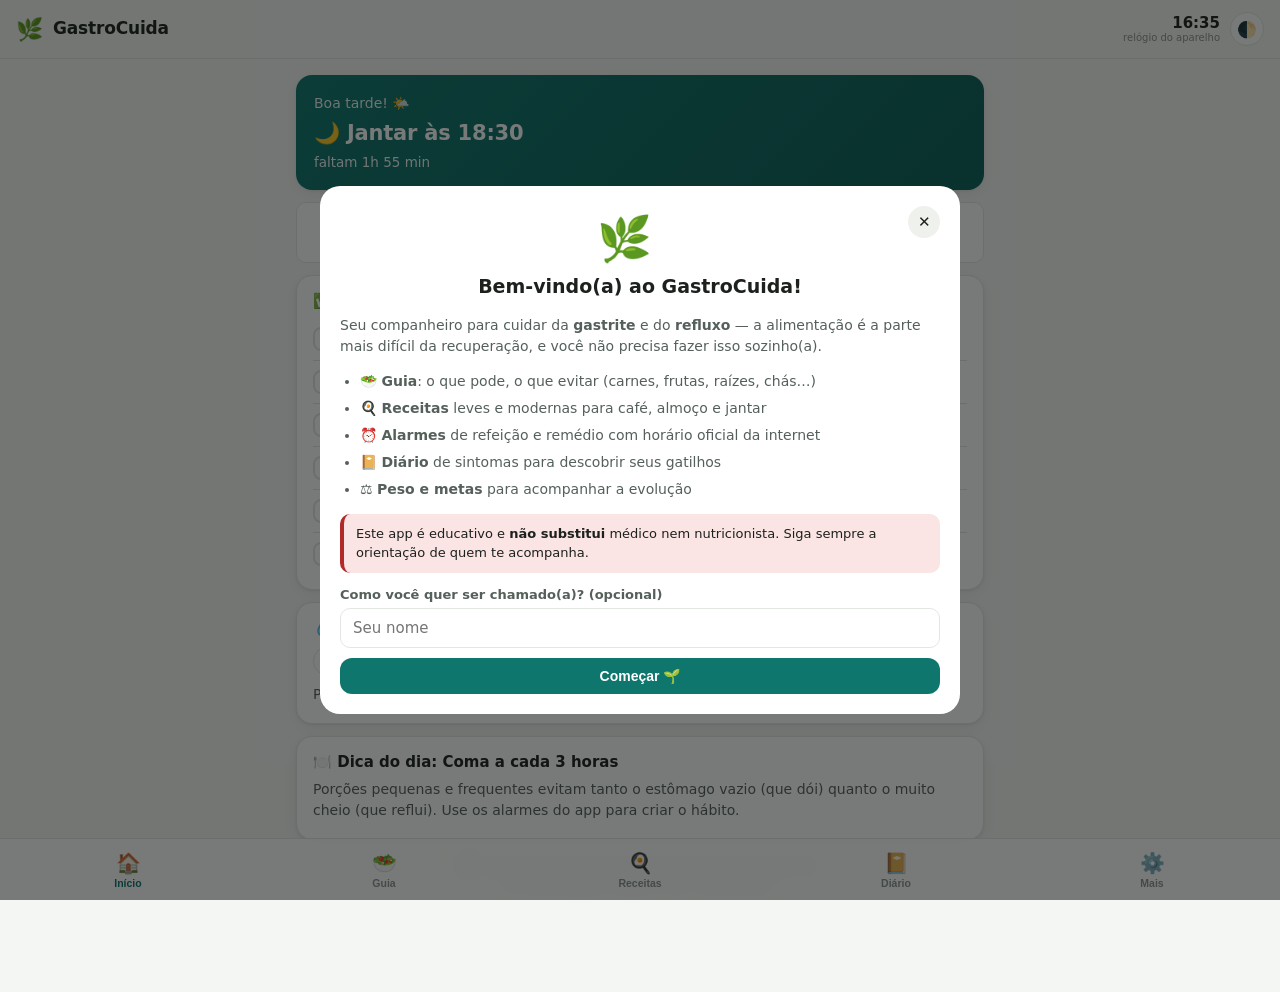
<file: index.html>
<!DOCTYPE html>
<html lang="pt-BR">
<head>
  <meta charset="UTF-8" />
  <meta name="viewport" content="width=device-width, initial-scale=1, viewport-fit=cover" />
  <meta name="theme-color" content="#0f766e" />
  <meta name="description" content="GastroCuida — seu companheiro diário para cuidar da gastrite e do refluxo: guia de alimentos, receitas leves, alarmes de refeição, lembrete de remédios, diário de sintomas, peso e metas." />
  <title>GastroCuida · Gastrite & Refluxo</title>
  <link rel="manifest" href="manifest.webmanifest" />
  <link rel="icon" href="icon.svg" type="image/svg+xml" />
  <link rel="apple-touch-icon" href="icon-192.png" />
  <link rel="stylesheet" href="styles.css" />
</head>
<body>

  <header class="topbar">
    <span class="logo" id="brand-logo">🌿</span>
    <h1 id="brand-name">GastroCuida</h1>
    <div class="clock">
      <div class="time" id="clock-time">--:--</div>
      <div class="sync" id="clock-sync">sincronizando…</div>
    </div>
    <button class="theme-btn" id="theme-btn" title="Alternar tema" aria-label="Alternar tema claro/escuro">🌓</button>
  </header>

  <main>
    <!-- ===================== INÍCIO ===================== -->
    <section class="view" id="view-inicio" aria-label="Início">
      <div class="hero">
        <div class="hello" id="hero-hello">Olá!</div>
        <div class="next-meal" id="hero-next">—</div>
        <div class="countdown" id="hero-countdown"></div>
      </div>

      <div class="quick-grid">
        <button class="quick" data-goto="guia"><span class="qi">🥗</span>Guia</button>
        <button class="quick" data-goto="receitas"><span class="qi">🍳</span>Receitas</button>
        <button class="quick" id="quick-rotina"><span class="qi">⏰</span>Alarmes</button>
        <button class="quick" id="quick-cha"><span class="qi">🍵</span>Chás</button>
      </div>

      <div class="card">
        <h4>✅ Refeições de hoje</h4>
        <div id="home-meals"></div>
      </div>

      <div class="card" id="home-meds-card">
        <h4>💊 Remédios de hoje</h4>
        <div id="home-meds"></div>
      </div>

      <div class="card">
        <h4>💧 Água de hoje <span class="muted" id="water-count"></span></h4>
        <div class="water-dots" id="water-dots"></div>
        <p class="muted" style="margin-top:8px">Pequenos goles ao longo do dia — evite volumes grandes junto das refeições.</p>
      </div>

      <div class="card" id="home-tip"></div>

      <div class="notice info" id="home-sleep-warning" style="display:none"></div>

      <p class="muted" style="text-align:center; margin:18px 0">
        🌿 O GastroCuida é um apoio educativo e de organização.<br>Ele não substitui médico nem nutricionista.
      </p>
    </section>

    <!-- ===================== GUIA ===================== -->
    <section class="view" id="view-guia" aria-label="Guia de alimentos">
      <h2 class="section">O que posso comer? 🥗</h2>
      <input type="search" id="food-search" placeholder="Buscar alimento… (ex.: ovo, inhame, café)" style="margin-bottom:10px" />
      <div class="chips" id="food-chips"></div>
      <div id="food-list"></div>
    </section>

    <!-- ===================== RECEITAS ===================== -->
    <section class="view" id="view-receitas" aria-label="Receitas">
      <h2 class="section">Receitas leves 🍳</h2>
      <input type="search" id="recipe-search" placeholder="Buscar receita ou ingrediente… (ex.: inhame, airfryer)" style="margin-bottom:10px" />
      <div class="chips" id="recipe-chips"></div>
      <div class="recipe-grid" id="recipe-grid"></div>
    </section>

    <!-- ===================== DIÁRIO ===================== -->
    <section class="view" id="view-diario" aria-label="Diário">
      <h2 class="section">Diário 📔</h2>
      <div class="day-nav">
        <button class="btn subtle small" id="day-prev">‹</button>
        <div class="date" id="day-label"></div>
        <button class="btn subtle small" id="day-next">›</button>
      </div>

      <div class="card">
        <h4>Refeições</h4>
        <p class="muted">Marque o que comeu e anote os alimentos — é assim que os gatilhos aparecem.</p>
        <div id="diary-meals"></div>
      </div>

      <div class="card">
        <h4>Sintomas</h4>
        <div id="diary-symptoms"></div>
        <div class="spacer"></div>
        <div class="row">
          <select id="sym-type"></select>
          <input type="time" id="sym-time" class="fit" style="max-width:110px" />
        </div>
        <div class="spacer"></div>
        <div class="seg" id="sym-intensity">
          <button data-v="1" class="active">Leve</button>
          <button data-v="2">Médio</button>
          <button data-v="3">Forte</button>
        </div>
        <div class="spacer"></div>
        <button class="btn block" id="sym-add">+ Registrar sintoma</button>
      </div>

      <div class="card">
        <h4>Sintomas nos últimos 7 dias</h4>
        <div id="sym-chart"></div>
      </div>

      <div class="card">
        <h4>Anotações do dia</h4>
        <textarea id="diary-notes" rows="3" placeholder="Como foi o dia? Estresse, sono, o que ajudou…"></textarea>
      </div>
    </section>

    <!-- ===================== MAIS (hub) ===================== -->
    <section class="view" id="view-mais" aria-label="Mais opções">
      <h2 class="section">Mais ⚙️</h2>
      <div class="card flat" style="padding:6px 16px">
        <div class="check-row" data-sub="rotina"><span style="font-size:20px">⏰</span><span class="n"><b>Rotina & alarmes</b><br><span class="muted">Horários das refeições e do sono</span></span><span>›</span></div>
        <div class="check-row" data-sub="remedios"><span style="font-size:20px">💊</span><span class="n"><b>Remédios</b><br><span class="muted">Lembretes de medicação</span></span><span>›</span></div>
        <div class="check-row" data-sub="peso"><span style="font-size:20px">⚖️</span><span class="n"><b>Peso & metas</b><br><span class="muted">Evolução, gráfico e desafios</span></span><span>›</span></div>
        <div class="check-row" data-sub="relatorio"><span style="font-size:20px">🩺</span><span class="n"><b>Relatório para a consulta</b><br><span class="muted">Resumo dos sintomas, peso e hábitos para mostrar ao médico</span></span><span>›</span></div>
        <div class="check-row" data-sub="dicas"><span style="font-size:20px">💡</span><span class="n"><b>Dicas</b><br><span class="muted">Hábitos que aceleram a recuperação</span></span><span>›</span></div>
        <div class="check-row" data-sub="safra"><span style="font-size:20px">🧺</span><span class="n"><b>Produtos da estação</b><br><span class="muted">Frutas e legumes do mês</span></span><span>›</span></div>
        <div class="check-row" data-sub="sobre"><span style="font-size:20px">🌿</span><span class="n"><b>Sobre & dados</b><br><span class="muted">Aviso médico, exportar/importar</span></span><span>›</span></div>
      </div>
    </section>

    <!-- ===================== SUB: ROTINA ===================== -->
    <section class="view" id="view-rotina" aria-label="Rotina e alarmes">
      <button class="btn subtle small" data-goto="mais">‹ Voltar</button>
      <h2 class="section" style="margin-top:10px">Rotina & alarmes ⏰</h2>

      <div class="card">
        <h4>Horários das refeições</h4>
        <p class="muted">Comer a cada ~3 horas mantém o estômago calmo. Ative o sino para receber o alarme.</p>
        <div id="meal-editor"></div>
        <div class="spacer"></div>
        <button class="btn ghost small" id="meal-add">+ Adicionar refeição</button>
      </div>

      <div class="card">
        <h4>Sono & refluxo noturno</h4>
        <label class="field"><span>Horário em que costuma deitar</span>
          <input type="time" id="sleep-time" />
        </label>
        <p class="muted" id="sleep-hint"></p>
      </div>

      <div class="card">
        <h4>Notificações e som</h4>
        <p class="muted">O relógio do app é sincronizado com o horário oficial pela internet. Com o app aberto (ou instalado e em segundo plano), você recebe alarme com som e notificação.</p>
        <div class="spacer"></div>
        <div class="row">
          <button class="btn block" id="notif-btn">🔔 Ativar notificações</button>
          <button class="btn subtle fit" id="alarm-test">Testar alarme</button>
        </div>
        <p class="muted" style="margin-top:8px">Dica: instale o app na tela inicial (menu do navegador → “Adicionar à tela inicial”) para os alarmes funcionarem melhor.</p>
      </div>
    </section>

    <!-- ===================== SUB: REMÉDIOS ===================== -->
    <section class="view" id="view-remedios" aria-label="Remédios">
      <button class="btn subtle small" data-goto="mais">‹ Voltar</button>
      <h2 class="section" style="margin-top:10px">Remédios 💊</h2>

      <div class="card">
        <div id="med-list"></div>
        <div class="spacer"></div>
        <h4>Novo lembrete</h4>
        <label class="field"><span>Nome do remédio</span><input id="med-name" placeholder="ex.: Omeprazol 20 mg" /></label>
        <label class="field"><span>Observação (opcional)</span><input id="med-dose" placeholder="ex.: em jejum, 30 min antes do café" /></label>
        <label class="field"><span>Horários (separados por vírgula)</span><input id="med-times" placeholder="ex.: 06:30, 22:00" /></label>
        <button class="btn block" id="med-add">+ Adicionar remédio</button>
        <div class="notice" style="margin-top:12px">Use somente medicamentos prescritos pelo seu médico. Este app apenas lembra os horários.</div>
      </div>
    </section>

    <!-- ===================== SUB: PESO & METAS ===================== -->
    <section class="view" id="view-peso" aria-label="Peso e metas">
      <button class="btn subtle small" data-goto="mais">‹ Voltar</button>
      <h2 class="section" style="margin-top:10px">Peso & metas ⚖️</h2>

      <div class="stat-tiles" id="weight-tiles"></div>

      <div class="card">
        <h4>Evolução do peso</h4>
        <div id="weight-chart"></div>
        <div class="spacer"></div>
        <div class="row">
          <input type="number" id="weight-input" step="0.1" min="20" max="400" placeholder="Peso de hoje (kg)" inputmode="decimal" />
          <button class="btn fit" id="weight-add">Registrar</button>
        </div>
        <div class="spacer"></div>
        <div class="row">
          <input type="number" id="goal-weight" step="0.5" min="20" max="400" placeholder="Meta de peso (kg)" inputmode="decimal" />
          <button class="btn subtle fit" id="goal-weight-save">Salvar meta</button>
        </div>
        <div class="spacer"></div>
        <button class="btn ghost small" id="weight-table-toggle">Ver tabela</button>
        <div id="weight-table" style="display:none"></div>
      </div>

      <div class="card">
        <h4>Metas & desafios 🎯</h4>
        <p class="muted">Marque presença todo dia e construa sua sequência.</p>
        <div id="goal-list"></div>
        <div class="spacer"></div>
        <div class="row">
          <select id="goal-select"></select>
          <button class="btn fit" id="goal-add">+ Meta</button>
        </div>
      </div>
    </section>

    <!-- ===================== SUB: DICAS ===================== -->
    <section class="view" id="view-dicas" aria-label="Dicas">
      <button class="btn subtle small" data-goto="mais">‹ Voltar</button>
      <h2 class="section" style="margin-top:10px">Dicas 💡</h2>
      <div id="tips-list"></div>
    </section>

    <!-- ===================== SUB: SAFRA ===================== -->
    <section class="view" id="view-safra" aria-label="Produtos da estação">
      <button class="btn subtle small" data-goto="mais">‹ Voltar</button>
      <h2 class="section" style="margin-top:10px">Produtos da estação 🧺</h2>
      <p class="muted">Frutas e legumes da safra são mais baratos, mais saborosos e mais nutritivos. Calendário aproximado (base CEAGESP/Sudeste) — varia por região.</p>
      <div class="chips" id="month-chips"></div>
      <div id="season-content"></div>
    </section>

    <!-- ===================== SUB: SOBRE ===================== -->
    <!-- ===================== SUB: RELATÓRIO ===================== -->
    <section class="view" id="view-relatorio" aria-label="Relatório para a consulta">
      <button class="btn subtle small no-print" data-goto="mais">‹ Voltar</button>
      <h2 class="section no-print" style="margin-top:10px">Relatório para a consulta 🩺</h2>
      <p class="muted no-print">Leve este resumo para o seu médico ou nutricionista: ele mostra em 1 página o que aconteceu desde a última consulta.</p>
      <div class="seg no-print" id="report-period" style="margin-bottom:12px">
        <button data-d="7">7 dias</button>
        <button data-d="30" class="active">30 dias</button>
        <button data-d="90">90 dias</button>
      </div>
      <div id="report-content"></div>
      <div class="row no-print" style="margin-top:12px">
        <button class="btn" id="report-print">🖨️ Imprimir / PDF</button>
        <button class="btn subtle" id="report-copy">📋 Copiar texto</button>
        <button class="btn subtle" id="report-wa">💬 WhatsApp</button>
      </div>
    </section>

    <section class="view" id="view-sobre" aria-label="Sobre">
      <button class="btn subtle small" data-goto="mais">‹ Voltar</button>
      <h2 class="section" style="margin-top:10px">Sobre o GastroCuida 🌿</h2>
      <div class="card" id="brand-about" style="display:none"></div>
      <div class="card">
        <p>O GastroCuida organiza a parte mais difícil da recuperação de quem tem <b>gastrite</b> e <b>refluxo (DRGE)</b>: a alimentação e a rotina. Guia de alimentos, receitas leves, horários com alarme, lembrete de remédios, diário de sintomas, peso e metas — tudo no seu bolso, funcionando offline.</p>
        <p class="muted">Seus dados ficam somente no seu aparelho (armazenamento local do navegador). Nada é enviado para servidores.</p>
      </div>
      <div class="notice danger">
        <b>Aviso importante:</b> este aplicativo tem caráter educativo e organizacional. Ele <b>não substitui</b> consulta com médico gastroenterologista nem com nutricionista. Não inicie, troque ou interrompa medicamentos ou fitoterápicos (incluindo espinheira-santa e babosa) por conta própria. Em caso de dor intensa, vômito persistente, sangramento, dificuldade para engolir ou perda de peso sem explicação, procure atendimento médico.
      </div>
      <div class="card">
        <h4>Seus dados</h4>
        <div class="row">
          <button class="btn subtle" id="data-export">⬇️ Exportar</button>
          <button class="btn subtle" id="data-import">⬆️ Importar</button>
          <button class="btn danger" id="data-reset">Apagar tudo</button>
        </div>
        <input type="file" id="data-file" accept="application/json" style="display:none" />
      </div>
      <div class="card">
        <label class="field"><span>Seu nome (para o app te cumprimentar)</span>
          <input id="user-name" placeholder="ex.: Daniel" />
        </label>
      </div>
    </section>
  </main>

  <!-- navegação inferior -->
  <nav class="bottom">
    <button data-view="inicio" class="active"><span class="ni">🏠</span>Início</button>
    <button data-view="guia"><span class="ni">🥗</span>Guia</button>
    <button data-view="receitas"><span class="ni">🍳</span>Receitas</button>
    <button data-view="diario"><span class="ni">📔</span>Diário</button>
    <button data-view="mais"><span class="ni">⚙️</span>Mais</button>
  </nav>

  <!-- modal genérico -->
  <div class="modal-backdrop" id="modal-backdrop">
    <div class="modal" id="modal" role="dialog" aria-modal="true"></div>
  </div>

  <!-- alarme em tela cheia -->
  <div id="alarm-banner">
    <div class="big">⏰</div>
    <h2 id="alarm-title">Hora da refeição!</h2>
    <p id="alarm-sub"></p>
    <button class="btn" style="background:#fff;color:#0b5e58" id="alarm-dismiss">OK, entendi</button>
  </div>

  <div id="toast" role="status"></div>

  <script src="config.js"></script>
  <script src="data.js"></script>
  <script src="app.js"></script>
</body>
</html>
</file>
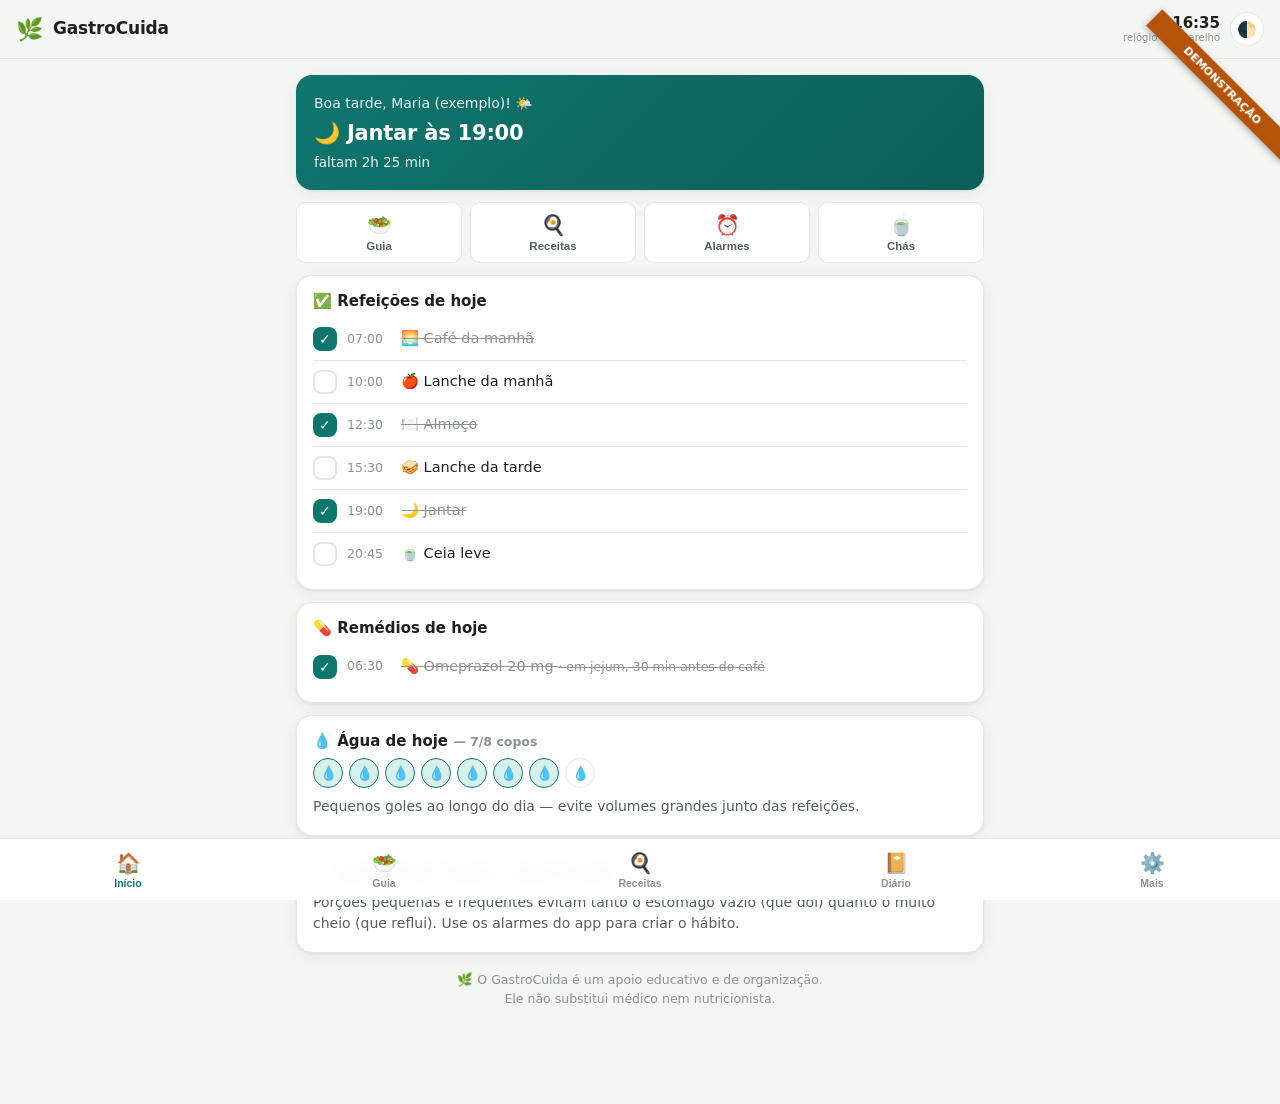
<file: demo/index.html>
<!DOCTYPE html>
<html lang="pt-BR">
<head>
  <meta charset="UTF-8" />
  <meta name="viewport" content="width=device-width, initial-scale=1, viewport-fit=cover" />
  <meta name="theme-color" content="#0f766e" />
  <meta name="description" content="GastroCuida — seu companheiro diário para cuidar da gastrite e do refluxo: guia de alimentos, receitas leves, alarmes de refeição, lembrete de remédios, diário de sintomas, peso e metas." />
  <title>GastroCuida · Gastrite & Refluxo</title>
  <link rel="manifest" href="../manifest.webmanifest" />
  <link rel="icon" href="../icon.svg" type="image/svg+xml" />
  <link rel="apple-touch-icon" href="../icon-192.png" />
  <link rel="stylesheet" href="../styles.css" />
</head>
<body>
  <div style="position:fixed;top:74px;right:-38px;z-index:60;transform:rotate(45deg);background:#b45309;color:#fff;font:700 11px/1 system-ui;padding:6px 44px;box-shadow:0 2px 6px rgba(0,0,0,.3);pointer-events:none">DEMONSTRAÇÃO</div>

  <header class="topbar">
    <span class="logo" id="brand-logo">🌿</span>
    <h1 id="brand-name">GastroCuida</h1>
    <div class="clock">
      <div class="time" id="clock-time">--:--</div>
      <div class="sync" id="clock-sync">sincronizando…</div>
    </div>
    <button class="theme-btn" id="theme-btn" title="Alternar tema" aria-label="Alternar tema claro/escuro">🌓</button>
  </header>

  <main>
    <!-- ===================== INÍCIO ===================== -->
    <section class="view" id="view-inicio" aria-label="Início">
      <div class="hero">
        <div class="hello" id="hero-hello">Olá!</div>
        <div class="next-meal" id="hero-next">—</div>
        <div class="countdown" id="hero-countdown"></div>
      </div>

      <div class="quick-grid">
        <button class="quick" data-goto="guia"><span class="qi">🥗</span>Guia</button>
        <button class="quick" data-goto="receitas"><span class="qi">🍳</span>Receitas</button>
        <button class="quick" id="quick-rotina"><span class="qi">⏰</span>Alarmes</button>
        <button class="quick" id="quick-cha"><span class="qi">🍵</span>Chás</button>
      </div>

      <div class="card">
        <h4>✅ Refeições de hoje</h4>
        <div id="home-meals"></div>
      </div>

      <div class="card" id="home-meds-card">
        <h4>💊 Remédios de hoje</h4>
        <div id="home-meds"></div>
      </div>

      <div class="card">
        <h4>💧 Água de hoje <span class="muted" id="water-count"></span></h4>
        <div class="water-dots" id="water-dots"></div>
        <p class="muted" style="margin-top:8px">Pequenos goles ao longo do dia — evite volumes grandes junto das refeições.</p>
      </div>

      <div class="card" id="home-tip"></div>

      <div class="notice info" id="home-sleep-warning" style="display:none"></div>

      <p class="muted" style="text-align:center; margin:18px 0">
        🌿 O GastroCuida é um apoio educativo e de organização.<br>Ele não substitui médico nem nutricionista.
      </p>
    </section>

    <!-- ===================== GUIA ===================== -->
    <section class="view" id="view-guia" aria-label="Guia de alimentos">
      <h2 class="section">O que posso comer? 🥗</h2>
      <input type="search" id="food-search" placeholder="Buscar alimento… (ex.: ovo, inhame, café)" style="margin-bottom:10px" />
      <div class="chips" id="food-chips"></div>
      <div id="food-list"></div>
    </section>

    <!-- ===================== RECEITAS ===================== -->
    <section class="view" id="view-receitas" aria-label="Receitas">
      <h2 class="section">Receitas leves 🍳</h2>
      <input type="search" id="recipe-search" placeholder="Buscar receita ou ingrediente… (ex.: inhame, airfryer)" style="margin-bottom:10px" />
      <div class="chips" id="recipe-chips"></div>
      <div class="recipe-grid" id="recipe-grid"></div>
    </section>

    <!-- ===================== DIÁRIO ===================== -->
    <section class="view" id="view-diario" aria-label="Diário">
      <h2 class="section">Diário 📔</h2>
      <div class="day-nav">
        <button class="btn subtle small" id="day-prev">‹</button>
        <div class="date" id="day-label"></div>
        <button class="btn subtle small" id="day-next">›</button>
      </div>

      <div class="card">
        <h4>Refeições</h4>
        <p class="muted">Marque o que comeu e anote os alimentos — é assim que os gatilhos aparecem.</p>
        <div id="diary-meals"></div>
      </div>

      <div class="card">
        <h4>Sintomas</h4>
        <div id="diary-symptoms"></div>
        <div class="spacer"></div>
        <div class="row">
          <select id="sym-type"></select>
          <input type="time" id="sym-time" class="fit" style="max-width:110px" />
        </div>
        <div class="spacer"></div>
        <div class="seg" id="sym-intensity">
          <button data-v="1" class="active">Leve</button>
          <button data-v="2">Médio</button>
          <button data-v="3">Forte</button>
        </div>
        <div class="spacer"></div>
        <button class="btn block" id="sym-add">+ Registrar sintoma</button>
      </div>

      <div class="card">
        <h4>Sintomas nos últimos 7 dias</h4>
        <div id="sym-chart"></div>
      </div>

      <div class="card">
        <h4>Anotações do dia</h4>
        <textarea id="diary-notes" rows="3" placeholder="Como foi o dia? Estresse, sono, o que ajudou…"></textarea>
      </div>
    </section>

    <!-- ===================== MAIS (hub) ===================== -->
    <section class="view" id="view-mais" aria-label="Mais opções">
      <h2 class="section">Mais ⚙️</h2>
      <div class="card flat" style="padding:6px 16px">
        <div class="check-row" data-sub="rotina"><span style="font-size:20px">⏰</span><span class="n"><b>Rotina & alarmes</b><br><span class="muted">Horários das refeições e do sono</span></span><span>›</span></div>
        <div class="check-row" data-sub="remedios"><span style="font-size:20px">💊</span><span class="n"><b>Remédios</b><br><span class="muted">Lembretes de medicação</span></span><span>›</span></div>
        <div class="check-row" data-sub="peso"><span style="font-size:20px">⚖️</span><span class="n"><b>Peso & metas</b><br><span class="muted">Evolução, gráfico e desafios</span></span><span>›</span></div>
        <div class="check-row" data-sub="relatorio"><span style="font-size:20px">🩺</span><span class="n"><b>Relatório para a consulta</b><br><span class="muted">Resumo dos sintomas, peso e hábitos para mostrar ao médico</span></span><span>›</span></div>
        <div class="check-row" data-sub="dicas"><span style="font-size:20px">💡</span><span class="n"><b>Dicas</b><br><span class="muted">Hábitos que aceleram a recuperação</span></span><span>›</span></div>
        <div class="check-row" data-sub="safra"><span style="font-size:20px">🧺</span><span class="n"><b>Produtos da estação</b><br><span class="muted">Frutas e legumes do mês</span></span><span>›</span></div>
        <div class="check-row" data-sub="sobre"><span style="font-size:20px">🌿</span><span class="n"><b>Sobre & dados</b><br><span class="muted">Aviso médico, exportar/importar</span></span><span>›</span></div>
      </div>
    </section>

    <!-- ===================== SUB: ROTINA ===================== -->
    <section class="view" id="view-rotina" aria-label="Rotina e alarmes">
      <button class="btn subtle small" data-goto="mais">‹ Voltar</button>
      <h2 class="section" style="margin-top:10px">Rotina & alarmes ⏰</h2>

      <div class="card">
        <h4>Horários das refeições</h4>
        <p class="muted">Comer a cada ~3 horas mantém o estômago calmo. Ative o sino para receber o alarme.</p>
        <div id="meal-editor"></div>
        <div class="spacer"></div>
        <button class="btn ghost small" id="meal-add">+ Adicionar refeição</button>
      </div>

      <div class="card">
        <h4>Sono & refluxo noturno</h4>
        <label class="field"><span>Horário em que costuma deitar</span>
          <input type="time" id="sleep-time" />
        </label>
        <p class="muted" id="sleep-hint"></p>
      </div>

      <div class="card">
        <h4>Notificações e som</h4>
        <p class="muted">O relógio do app é sincronizado com o horário oficial pela internet. Com o app aberto (ou instalado e em segundo plano), você recebe alarme com som e notificação.</p>
        <div class="spacer"></div>
        <div class="row">
          <button class="btn block" id="notif-btn">🔔 Ativar notificações</button>
          <button class="btn subtle fit" id="alarm-test">Testar alarme</button>
        </div>
        <p class="muted" style="margin-top:8px">Dica: instale o app na tela inicial (menu do navegador → “Adicionar à tela inicial”) para os alarmes funcionarem melhor.</p>
      </div>
    </section>

    <!-- ===================== SUB: REMÉDIOS ===================== -->
    <section class="view" id="view-remedios" aria-label="Remédios">
      <button class="btn subtle small" data-goto="mais">‹ Voltar</button>
      <h2 class="section" style="margin-top:10px">Remédios 💊</h2>

      <div class="card">
        <div id="med-list"></div>
        <div class="spacer"></div>
        <h4>Novo lembrete</h4>
        <label class="field"><span>Nome do remédio</span><input id="med-name" placeholder="ex.: Omeprazol 20 mg" /></label>
        <label class="field"><span>Observação (opcional)</span><input id="med-dose" placeholder="ex.: em jejum, 30 min antes do café" /></label>
        <label class="field"><span>Horários (separados por vírgula)</span><input id="med-times" placeholder="ex.: 06:30, 22:00" /></label>
        <button class="btn block" id="med-add">+ Adicionar remédio</button>
        <div class="notice" style="margin-top:12px">Use somente medicamentos prescritos pelo seu médico. Este app apenas lembra os horários.</div>
      </div>
    </section>

    <!-- ===================== SUB: PESO & METAS ===================== -->
    <section class="view" id="view-peso" aria-label="Peso e metas">
      <button class="btn subtle small" data-goto="mais">‹ Voltar</button>
      <h2 class="section" style="margin-top:10px">Peso & metas ⚖️</h2>

      <div class="stat-tiles" id="weight-tiles"></div>

      <div class="card">
        <h4>Evolução do peso</h4>
        <div id="weight-chart"></div>
        <div class="spacer"></div>
        <div class="row">
          <input type="number" id="weight-input" step="0.1" min="20" max="400" placeholder="Peso de hoje (kg)" inputmode="decimal" />
          <button class="btn fit" id="weight-add">Registrar</button>
        </div>
        <div class="spacer"></div>
        <div class="row">
          <input type="number" id="goal-weight" step="0.5" min="20" max="400" placeholder="Meta de peso (kg)" inputmode="decimal" />
          <button class="btn subtle fit" id="goal-weight-save">Salvar meta</button>
        </div>
        <div class="spacer"></div>
        <button class="btn ghost small" id="weight-table-toggle">Ver tabela</button>
        <div id="weight-table" style="display:none"></div>
      </div>

      <div class="card">
        <h4>Metas & desafios 🎯</h4>
        <p class="muted">Marque presença todo dia e construa sua sequência.</p>
        <div id="goal-list"></div>
        <div class="spacer"></div>
        <div class="row">
          <select id="goal-select"></select>
          <button class="btn fit" id="goal-add">+ Meta</button>
        </div>
      </div>
    </section>

    <!-- ===================== SUB: DICAS ===================== -->
    <section class="view" id="view-dicas" aria-label="Dicas">
      <button class="btn subtle small" data-goto="mais">‹ Voltar</button>
      <h2 class="section" style="margin-top:10px">Dicas 💡</h2>
      <div id="tips-list"></div>
    </section>

    <!-- ===================== SUB: SAFRA ===================== -->
    <section class="view" id="view-safra" aria-label="Produtos da estação">
      <button class="btn subtle small" data-goto="mais">‹ Voltar</button>
      <h2 class="section" style="margin-top:10px">Produtos da estação 🧺</h2>
      <p class="muted">Frutas e legumes da safra são mais baratos, mais saborosos e mais nutritivos. Calendário aproximado (base CEAGESP/Sudeste) — varia por região.</p>
      <div class="chips" id="month-chips"></div>
      <div id="season-content"></div>
    </section>

    <!-- ===================== SUB: SOBRE ===================== -->
    <!-- ===================== SUB: RELATÓRIO ===================== -->
    <section class="view" id="view-relatorio" aria-label="Relatório para a consulta">
      <button class="btn subtle small no-print" data-goto="mais">‹ Voltar</button>
      <h2 class="section no-print" style="margin-top:10px">Relatório para a consulta 🩺</h2>
      <p class="muted no-print">Leve este resumo para o seu médico ou nutricionista: ele mostra em 1 página o que aconteceu desde a última consulta.</p>
      <div class="seg no-print" id="report-period" style="margin-bottom:12px">
        <button data-d="7">7 dias</button>
        <button data-d="30" class="active">30 dias</button>
        <button data-d="90">90 dias</button>
      </div>
      <div id="report-content"></div>
      <div class="row no-print" style="margin-top:12px">
        <button class="btn" id="report-print">🖨️ Imprimir / PDF</button>
        <button class="btn subtle" id="report-copy">📋 Copiar texto</button>
        <button class="btn subtle" id="report-wa">💬 WhatsApp</button>
      </div>
    </section>

    <section class="view" id="view-sobre" aria-label="Sobre">
      <button class="btn subtle small" data-goto="mais">‹ Voltar</button>
      <h2 class="section" style="margin-top:10px">Sobre o GastroCuida 🌿</h2>
      <div class="card" id="brand-about" style="display:none"></div>
      <div class="card">
        <p>O GastroCuida organiza a parte mais difícil da recuperação de quem tem <b>gastrite</b> e <b>refluxo (DRGE)</b>: a alimentação e a rotina. Guia de alimentos, receitas leves, horários com alarme, lembrete de remédios, diário de sintomas, peso e metas — tudo no seu bolso, funcionando offline.</p>
        <p class="muted">Seus dados ficam somente no seu aparelho (armazenamento local do navegador). Nada é enviado para servidores.</p>
      </div>
      <div class="notice danger">
        <b>Aviso importante:</b> este aplicativo tem caráter educativo e organizacional. Ele <b>não substitui</b> consulta com médico gastroenterologista nem com nutricionista. Não inicie, troque ou interrompa medicamentos ou fitoterápicos (incluindo espinheira-santa e babosa) por conta própria. Em caso de dor intensa, vômito persistente, sangramento, dificuldade para engolir ou perda de peso sem explicação, procure atendimento médico.
      </div>
      <div class="card">
        <h4>Seus dados</h4>
        <div class="row">
          <button class="btn subtle" id="data-export">⬇️ Exportar</button>
          <button class="btn subtle" id="data-import">⬆️ Importar</button>
          <button class="btn danger" id="data-reset">Apagar tudo</button>
        </div>
        <input type="file" id="data-file" accept="application/json" style="display:none" />
      </div>
      <div class="card">
        <label class="field"><span>Seu nome (para o app te cumprimentar)</span>
          <input id="user-name" placeholder="ex.: Daniel" />
        </label>
      </div>
    </section>
  </main>

  <!-- navegação inferior -->
  <nav class="bottom">
    <button data-view="inicio" class="active"><span class="ni">🏠</span>Início</button>
    <button data-view="guia"><span class="ni">🥗</span>Guia</button>
    <button data-view="receitas"><span class="ni">🍳</span>Receitas</button>
    <button data-view="diario"><span class="ni">📔</span>Diário</button>
    <button data-view="mais"><span class="ni">⚙️</span>Mais</button>
  </nav>

  <!-- modal genérico -->
  <div class="modal-backdrop" id="modal-backdrop">
    <div class="modal" id="modal" role="dialog" aria-modal="true"></div>
  </div>

  <!-- alarme em tela cheia -->
  <div id="alarm-banner">
    <div class="big">⏰</div>
    <h2 id="alarm-title">Hora da refeição!</h2>
    <p id="alarm-sub"></p>
    <button class="btn" style="background:#fff;color:#0b5e58" id="alarm-dismiss">OK, entendi</button>
  </div>

  <div id="toast" role="status"></div>

  <script src="./config.js"></script>
  <script src="../data.js"></script>
  <script src="../app.js"></script>
</body>
</html>
</file>
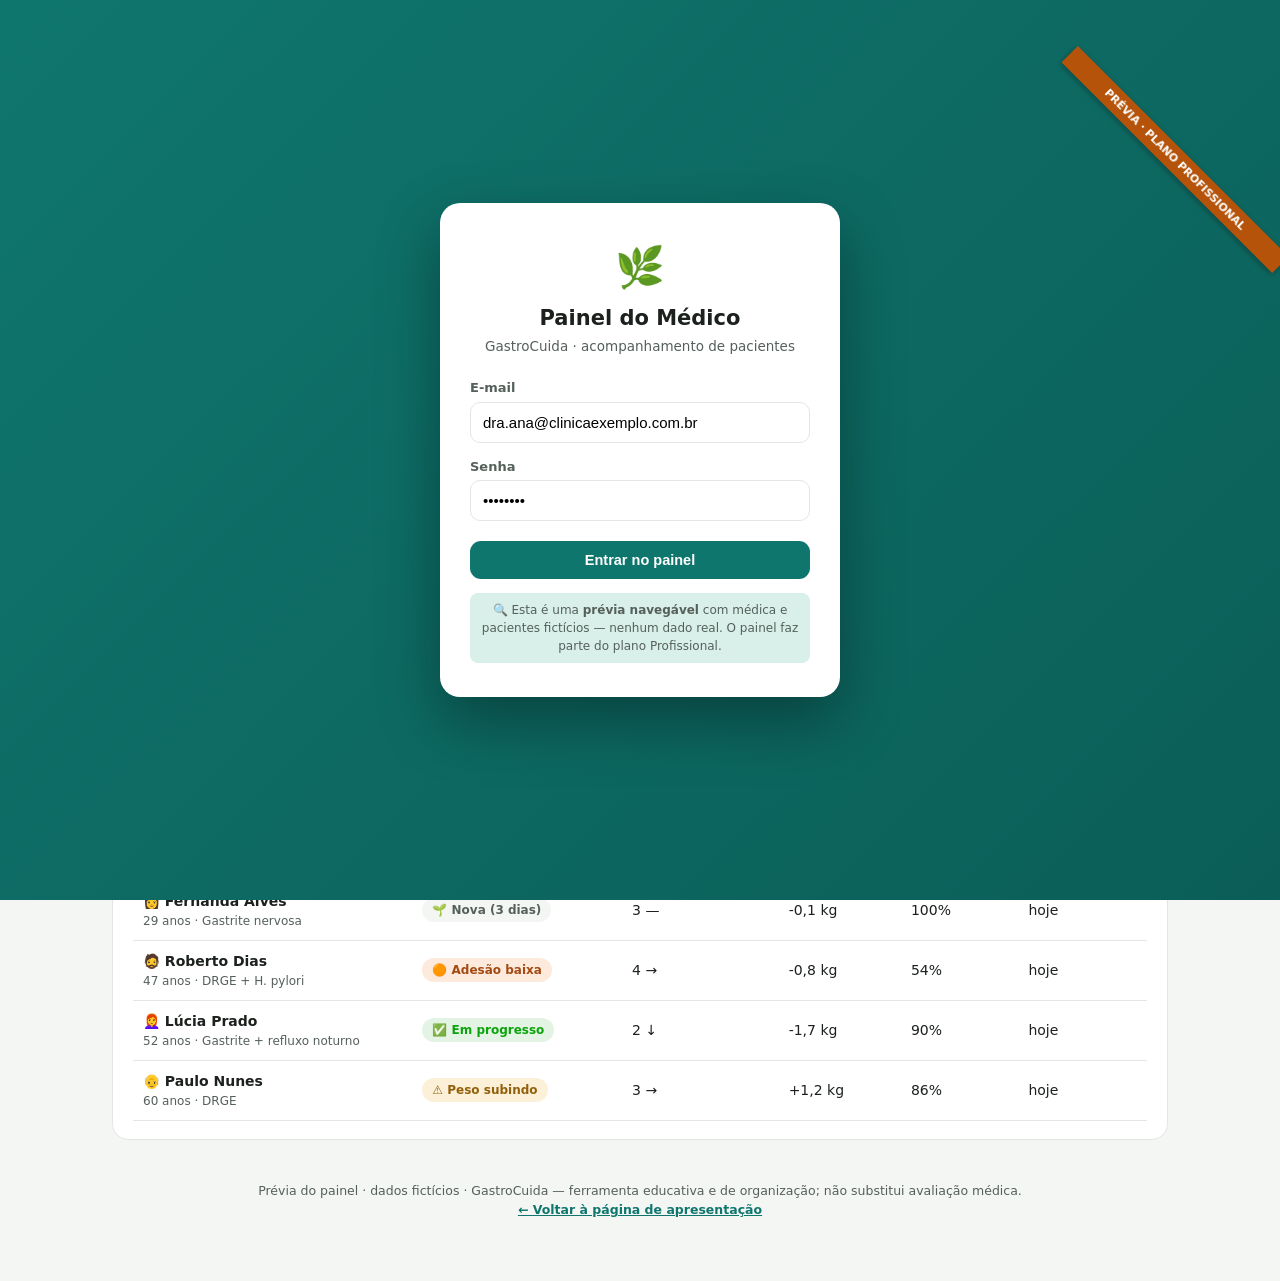
<file: painel/index.html>
<!DOCTYPE html>
<html lang="pt-BR">
<head>
<meta charset="UTF-8" />
<meta name="viewport" content="width=device-width, initial-scale=1" />
<title>Painel do Médico — GastroCuida (prévia)</title>
<meta name="description" content="Prévia navegável do painel do médico do GastroCuida: acompanhe sintomas, peso e adesão de todos os seus pacientes com gastrite e refluxo." />
<link rel="icon" href="../icon.svg" type="image/svg+xml" />
<style>
  :root {
    --brand: #0f766e; --brand-2: #0b5e58; --soft: #d9efe9;
    --bg: #f4f6f3; --surface: #ffffff; --text: #1c211d; --text-2: #55605a; --line: #e3e7e1;
    /* tokens de dados (paleta validada, modo claro) */
    --viz-surface: #fcfcfb; --viz-series: #2a78d6; --viz-grid: #e1e0d9;
    --viz-axis: #c3c2b7; --viz-muted: #898781; --viz-ink: #0b0b0b; --viz-ink-2: #52514e;
    --good: #0ca30c; --good-bg: #e3f4e4; --warn: #92600a; --warn-bg: #fcf0d8;
    --serious: #a34a12; --serious-bg: #fdeadd; --crit: #b02a2a; --crit-bg: #fbe4e4;
  }
  * { box-sizing: border-box; margin: 0; }
  body { font-family: system-ui, -apple-system, "Segoe UI", Roboto, sans-serif; background: var(--bg); color: var(--text); line-height: 1.5; }

  .ribbon { position: fixed; top: 148px; right: -44px; z-index: 90; transform: rotate(45deg);
    background: #b45309; color: #fff; font: 700 11px/1 system-ui; padding: 6px 52px;
    box-shadow: 0 2px 6px rgba(0,0,0,.3); pointer-events: none; }

  /* ---------- login ---------- */
  #login { position: fixed; inset: 0; z-index: 80; display: flex; align-items: center; justify-content: center;
    background: linear-gradient(135deg, var(--brand), var(--brand-2)); padding: 20px; }
  .login-card { background: #fff; border-radius: 20px; padding: 34px 30px; width: 100%; max-width: 400px; box-shadow: 0 24px 60px rgba(0,0,0,.35); }
  .login-card .logo { font-size: 40px; text-align: center; }
  .login-card h1 { font-size: 21px; text-align: center; margin: 6px 0 2px; }
  .login-card p.sub { text-align: center; color: var(--text-2); font-size: 13.5px; margin-bottom: 22px; }
  .login-card label { display: block; font-size: 13px; font-weight: 600; color: var(--text-2); margin-bottom: 14px; }
  .login-card input { width: 100%; margin-top: 4px; padding: 11px 12px; border: 1px solid var(--line); border-radius: 10px; font-size: 15px; }
  .login-card .btn { width: 100%; margin-top: 6px; }
  .login-card .note { margin-top: 14px; font-size: 12px; color: var(--text-2); text-align: center; background: var(--soft); border-radius: 8px; padding: 8px; }

  .btn { display: inline-flex; align-items: center; justify-content: center; gap: 6px; background: var(--brand); color: #fff;
    border: none; border-radius: 11px; padding: 11px 18px; font-size: 14.5px; font-weight: 700; cursor: pointer; text-decoration: none; }
  .btn:hover { background: var(--brand-2); }
  .btn.ghost { background: transparent; color: var(--brand); border: 1.5px solid var(--brand); }
  .btn.small { padding: 7px 13px; font-size: 13px; border-radius: 9px; }

  /* ---------- shell ---------- */
  header.top { position: sticky; top: 0; z-index: 40; background: rgba(244,246,243,.94); backdrop-filter: blur(8px); border-bottom: 1px solid var(--line); }
  header.top .wrap { display: flex; align-items: center; gap: 12px; padding: 12px 22px; max-width: 1100px; margin: 0 auto; }
  header.top b { font-size: 16.5px; }
  header.top .dr { margin-left: auto; text-align: right; line-height: 1.2; }
  header.top .dr b { font-size: 14px; }
  header.top .dr span { font-size: 12px; color: var(--text-2); }
  .avatar { width: 38px; height: 38px; border-radius: 999px; background: var(--soft); display: flex; align-items: center; justify-content: center; font-size: 18px; }

  main { max-width: 1100px; margin: 0 auto; padding: 22px; }
  .tabs { display: flex; gap: 8px; margin-bottom: 18px; }
  .tab { padding: 8px 18px; border-radius: 999px; border: 1px solid var(--line); background: var(--surface); font-size: 14px; font-weight: 600; color: var(--text-2); cursor: pointer; }
  .tab.active { background: var(--brand); border-color: var(--brand); color: #fff; }

  .tiles { display: grid; grid-template-columns: repeat(auto-fit, minmax(180px, 1fr)); gap: 12px; margin-bottom: 18px; }
  .tile { background: var(--surface); border: 1px solid var(--line); border-radius: 14px; padding: 14px 16px; }
  .tile .lb { font-size: 12.5px; color: var(--text-2); }
  .tile .vl { font-size: 26px; font-weight: 650; letter-spacing: -.01em; }
  .tile .sb { font-size: 12.5px; color: var(--text-2); }

  .card { background: var(--surface); border: 1px solid var(--line); border-radius: 16px; padding: 18px 20px; margin-bottom: 16px; }
  .card h3 { font-size: 16px; margin-bottom: 10px; }

  .chip { display: inline-flex; align-items: center; gap: 4px; font-size: 12px; font-weight: 700; border-radius: 999px; padding: 3px 10px; white-space: nowrap; }
  .chip.good { color: var(--good); background: var(--good-bg); }
  .chip.warn { color: var(--warn); background: var(--warn-bg); }
  .chip.serious { color: var(--serious); background: var(--serious-bg); }
  .chip.crit { color: var(--crit); background: var(--crit-bg); }
  .chip.neutral { color: var(--text-2); background: var(--bg); }

  table.pts { width: 100%; border-collapse: collapse; font-size: 14px; }
  table.pts th { text-align: left; font-size: 12px; text-transform: uppercase; letter-spacing: .05em; color: var(--text-2); padding: 8px 10px; border-bottom: 1px solid var(--line); }
  table.pts td { padding: 10px; border-bottom: 1px solid var(--line); vertical-align: middle; font-variant-numeric: tabular-nums; }
  table.pts tr:hover td { background: var(--bg); }
  table.pts tr { cursor: pointer; }
  .pt-name { font-weight: 650; }
  .pt-name span { display: block; font-weight: 400; font-size: 12px; color: var(--text-2); }
  .tsearch { width: 100%; max-width: 320px; padding: 9px 12px; border: 1px solid var(--line); border-radius: 10px; font-size: 14px; margin-bottom: 12px; }

  .alert-row { display: flex; align-items: center; gap: 10px; padding: 10px 0; border-bottom: 1px solid var(--line); font-size: 14px; }
  .alert-row:last-child { border-bottom: none; }
  .alert-row .go { margin-left: auto; }

  .grid-2 { display: grid; grid-template-columns: 1fr 1fr; gap: 16px; }
  @media (max-width: 800px) { .grid-2 { grid-template-columns: 1fr; } }
  .viz-root { background: var(--viz-surface); border: 1px solid var(--line); border-radius: 12px; padding: 10px 8px 4px; position: relative; }
  .viz-root svg { display: block; width: 100%; height: auto; }
  .viz-tooltip { position: absolute; pointer-events: none; z-index: 5; display: none; background: var(--surface);
    border: 1px solid var(--line); border-radius: 8px; box-shadow: 0 4px 14px rgba(0,0,0,.12); padding: 6px 10px; font-size: 12.5px; white-space: nowrap; }
  .viz-tooltip b { font-variant-numeric: tabular-nums; }

  .pt-head { display: flex; align-items: center; gap: 14px; margin-bottom: 14px; flex-wrap: wrap; }
  .pt-head .avatar { width: 52px; height: 52px; font-size: 24px; }
  .pt-head h2 { font-size: 21px; }
  .pt-head .meta { font-size: 13px; color: var(--text-2); }
  .worst li { margin-bottom: 8px; font-size: 14px; }
  .worst span { color: var(--text-2); font-size: 13px; }
  ul.worst { padding-left: 18px; }
  .muted { color: var(--viz-muted); font-size: 12.5px; }

  footer { text-align: center; padding: 26px 20px 40px; font-size: 12.5px; color: var(--text-2); }
</style>
</head>
<body>

<div class="ribbon">PRÉVIA · PLANO PROFISSIONAL</div>

<!-- ============ LOGIN (simulado) ============ -->
<div id="login">
  <div class="login-card">
    <div class="logo">🌿</div>
    <h1>Painel do Médico</h1>
    <p class="sub">GastroCuida · acompanhamento de pacientes</p>
    <label>E-mail<input type="email" value="dra.ana@clinicaexemplo.com.br" readonly /></label>
    <label>Senha<input type="password" value="••••••••" readonly /></label>
    <button class="btn" id="btn-entrar">Entrar no painel</button>
    <div class="note">🔍 Esta é uma <b>prévia navegável</b> com médica e pacientes fictícios — nenhum dado real. O painel faz parte do plano Profissional.</div>
  </div>
</div>

<header class="top">
  <div class="wrap">
    <span style="font-size:20px">🌿</span> <b>GastroCuida</b> <span class="chip neutral">painel do médico</span>
    <div class="dr"><b>Dra. Ana Beltrão</b><br><span>CRM-SP 000000 · Gastroenterologia</span></div>
    <div class="avatar">👩‍⚕️</div>
  </div>
</header>

<main>
  <div class="tabs">
    <button class="tab active" data-tab="geral">Visão geral</button>
    <button class="tab" data-tab="paciente" id="tab-paciente" style="display:none">Paciente</button>
  </div>

  <!-- ============ VISÃO GERAL ============ -->
  <section id="view-geral">
    <div class="tiles">
      <div class="tile"><div class="lb">Pacientes ativos</div><div class="vl">8</div><div class="sb">usando o app este mês</div></div>
      <div class="tile"><div class="lb">Precisam de atenção</div><div class="vl">3</div><div class="sb">alertas abertos</div></div>
      <div class="tile"><div class="lb">Adesão média ao remédio</div><div class="vl">84%</div><div class="sb">últimos 30 dias</div></div>
      <div class="tile"><div class="lb">Sintomas na semana</div><div class="vl">17</div><div class="sb">−32% vs semana anterior</div></div>
    </div>

    <div class="card">
      <h3>⚠️ Alertas</h3>
      <div id="alerts"></div>
    </div>

    <div class="card">
      <h3>👥 Pacientes</h3>
      <input class="tsearch" id="pt-search" placeholder="Buscar paciente…" />
      <div style="overflow-x:auto">
        <table class="pts">
          <thead><tr><th>Paciente</th><th>Situação</th><th>Sintomas (7d)</th><th>Peso (30d)</th><th>Adesão 💊</th><th>Último uso</th></tr></thead>
          <tbody id="pt-rows"></tbody>
        </table>
      </div>
    </div>
  </section>

  <!-- ============ FICHA DO PACIENTE ============ -->
  <section id="view-paciente" style="display:none">
    <button class="btn ghost small" id="btn-voltar">‹ Voltar à lista</button>
    <div style="height:14px"></div>
    <div class="card">
      <div class="pt-head">
        <div class="avatar" id="pd-avatar">👤</div>
        <div>
          <h2 id="pd-nome">—</h2>
          <div class="meta" id="pd-meta">—</div>
        </div>
        <span class="chip" id="pd-chip" style="margin-left:auto">—</span>
      </div>
      <div class="tiles" id="pd-tiles"></div>
    </div>

    <div class="grid-2">
      <div class="card">
        <h3>Sintomas por semana (6 semanas)</h3>
        <div id="chart-sym"></div>
      </div>
      <div class="card">
        <h3>Evolução do peso (kg)</h3>
        <div id="chart-peso"></div>
      </div>
    </div>

    <div class="grid-2">
      <div class="card">
        <h3>🔥 Piores dias e possíveis gatilhos</h3>
        <ul class="worst" id="pd-worst"></ul>
      </div>
      <div class="card">
        <h3>💊 Medicação e hábitos</h3>
        <div id="pd-habits"></div>
      </div>
    </div>
  </section>

  <footer>
    Prévia do painel · dados fictícios · GastroCuida — ferramenta educativa e de organização; não substitui avaliação médica.<br>
    <a href="../medicos.html" style="color:var(--brand);font-weight:700">← Voltar à página de apresentação</a>
  </footer>
</main>

<script>
/* ================= dados fictícios ================= */
const PATIENTS = [
  { id: 1, nome: "Maria Souza", idade: 42, dx: "Gastrite + DRGE", status: ["good", "✅ Em progresso"], sym7: 2, symTrend: "↓", peso: [86.4, 85.9, 85.3, 84.6, 83.9, 82.9], meta: 79, adesao: 92, ultimo: "hoje", av: "👩",
    semanas: [9, 7, 6, 4, 3, 2], worst: [["26/06", "3 sintomas (máx ●●●)", "pizza, refrigerante e chocolate (festa)"], ["14/06", "2 sintomas (máx ●●○)", "café com leite no desjejum"]],
    habitos: ["92% das doses de Omeprazol tomadas (28/30)", "Média de 6,4 copos de água/dia", "🎯 16 dias sem café · 9 dias jantando 3h antes de dormir", "Jantar médio às 19:10 — dentro da meta"] },
  { id: 2, nome: "João Pereira", idade: 55, dx: "DRGE erosiva", status: ["crit", "🔴 Crise ativa"], sym7: 6, symTrend: "↑", peso: [92.1, 92.3, 92.0, 92.4, 92.7, 92.8], meta: 88, adesao: 71, ultimo: "hoje", av: "👨",
    semanas: [3, 2, 4, 3, 5, 6], worst: [["03/07", "3 sintomas (máx ●●●)", "churrasco com cerveja"], ["01/07", "2 sintomas (máx ●●●)", "café 3x no dia, jantar 22h"]],
    habitos: ["71% das doses tomadas (21/30) — irregular à noite", "Jantar médio às 21:40 — MENOS de 2h antes de deitar", "Café presente em 5 dos últimos 7 dias", "Sugerido: reforçar orientação de horários"] },
  { id: 3, nome: "Antônia Lima", idade: 61, dx: "Gastrite leve", status: ["good", "✅ Estável"], sym7: 1, symTrend: "→", peso: [71.2, 71.0, 71.1, 70.8, 70.9, 70.7], meta: 70, adesao: 88, ultimo: "ontem", av: "👵",
    semanas: [2, 1, 2, 1, 1, 1], worst: [["22/06", "1 sintoma (●●○)", "feijoada no domingo"]],
    habitos: ["88% das doses tomadas", "Média de 7,1 copos de água/dia", "🎯 21 dias de chá calmante à noite", "Sem crises há 3 semanas"] },
  { id: 4, nome: "Carlos Mendes", idade: 38, dx: "DRGE", status: ["warn", "⚠️ Sem uso há 9 dias"], sym7: 0, symTrend: "?", peso: [88.0, 87.6, 87.7, 87.7, 87.7, 87.7], meta: 82, adesao: 40, ultimo: "há 9 dias", av: "👨",
    semanas: [4, 3, 2, 1, 0, 0], worst: [["18/06", "2 sintomas (máx ●●○)", "não anotou refeições"]],
    habitos: ["Parou de registrar em 26/06", "Adesão desconhecida na última semana", "Sugerido: mensagem de reengajamento da secretária"] },
  { id: 5, nome: "Fernanda Alves", idade: 29, dx: "Gastrite nervosa", status: ["neutral", "🌱 Nova (3 dias)"], sym7: 3, symTrend: "—", peso: [64.5, 64.5, 64.5, 64.5, 64.4, 64.4], meta: 63, adesao: 100, ultimo: "hoje", av: "👩",
    semanas: [0, 0, 0, 0, 1, 3], worst: [["04/07", "2 sintomas (máx ●●○)", "prova na faculdade — ansiedade"]],
    habitos: ["Começou há 3 dias — linha de base em construção", "100% das doses até aqui", "Registrando todas as refeições ✔"] },
  { id: 6, nome: "Roberto Dias", idade: 47, dx: "DRGE + H. pylori", status: ["serious", "🟠 Adesão baixa"], sym7: 4, symTrend: "→", peso: [95.3, 95.1, 94.8, 94.9, 94.6, 94.5], meta: 90, adesao: 54, ultimo: "hoje", av: "🧔",
    semanas: [5, 4, 5, 4, 4, 4], worst: [["30/06", "2 sintomas (máx ●●●)", "esqueceu antibiótico 2 dias seguidos"]],
    habitos: ["54% das doses tomadas (16/30) — esquece a dose da noite", "Sintomas estáveis, sem melhora", "Sugerido: alarme das 22h reconfigurado na consulta"] },
  { id: 7, nome: "Lúcia Prado", idade: 52, dx: "Gastrite + refluxo noturno", status: ["good", "✅ Em progresso"], sym7: 2, symTrend: "↓", peso: [78.9, 78.5, 78.2, 78.0, 77.6, 77.2], meta: 74, adesao: 90, ultimo: "hoje", av: "👩‍🦰",
    semanas: [6, 5, 5, 4, 3, 2], worst: [["21/06", "2 sintomas (máx ●●●)", "deitou logo após o jantar"]],
    habitos: ["90% das doses tomadas", "Elevou a cabeceira da cama em 15/06 — refluxo noturno caiu", "🎯 12 dias jantando antes das 19h30"] },
  { id: 8, nome: "Paulo Nunes", idade: 60, dx: "DRGE", status: ["warn", "⚠️ Peso subindo"], sym7: 3, symTrend: "→", peso: [90.2, 90.5, 90.8, 91.0, 91.2, 91.4], meta: 86, adesao: 86, ultimo: "hoje", av: "👴",
    semanas: [3, 3, 2, 3, 3, 3], worst: [["28/06", "2 sintomas (máx ●●○)", "festa de aniversário do neto"]],
    habitos: ["86% das doses tomadas", "+1,2 kg em 30 dias — sintomas acompanham o peso", "Sugerido: revisar porções do jantar na consulta"] },
];

const ALERTS = [
  { p: 2, chip: ["crit", "🔴 Crise"], txt: "<b>João Pereira</b> — 6 sintomas nos últimos 7 dias (↑), jantar tarde e café diário." },
  { p: 6, chip: ["serious", "🟠 Adesão"], txt: "<b>Roberto Dias</b> — só 54% das doses tomadas; esquece a dose da noite." },
  { p: 4, chip: ["warn", "⚠️ Inativo"], txt: "<b>Carlos Mendes</b> — sem abrir o app há 9 dias." },
];

/* ================= navegação ================= */
const $ = (s) => document.querySelector(s);
const $$ = (s) => Array.from(document.querySelectorAll(s));
$("#btn-entrar").addEventListener("click", () => { $("#login").style.display = "none"; });

function showTab(t) {
  $("#view-geral").style.display = t === "geral" ? "" : "none";
  $("#view-paciente").style.display = t === "paciente" ? "" : "none";
  $$(".tab").forEach((x) => x.classList.toggle("active", x.dataset.tab === t));
}
$$(".tab").forEach((t) => t.addEventListener("click", () => showTab(t.dataset.tab)));
$("#btn-voltar").addEventListener("click", () => showTab("geral"));

/* ================= visão geral ================= */
$("#alerts").innerHTML = ALERTS.map((a) =>
  `<div class="alert-row"><span class="chip ${a.chip[0]}">${a.chip[1]}</span><span>${a.txt}</span>
   <button class="btn small ghost go" data-p="${a.p}">Abrir ficha</button></div>`).join("");

function rows(filter) {
  const f = (filter || "").toLowerCase();
  $("#pt-rows").innerHTML = PATIENTS.filter((p) => !f || p.nome.toLowerCase().includes(f)).map((p) => {
    const d = p.peso[p.peso.length - 1] - p.peso[0];
    return `<tr data-p="${p.id}">
      <td class="pt-name">${p.av} ${p.nome}<span>${p.idade} anos · ${p.dx}</span></td>
      <td><span class="chip ${p.status[0]}">${p.status[1]}</span></td>
      <td>${p.sym7} ${p.symTrend}</td>
      <td>${d > 0 ? "+" : ""}${d.toFixed(1).replace(".", ",")} kg</td>
      <td>${p.adesao}%</td>
      <td>${p.ultimo}</td></tr>`;
  }).join("");
  $$("#pt-rows tr").forEach((tr) => tr.addEventListener("click", () => openPatient(Number(tr.dataset.p))));
}
rows();
$("#pt-search").addEventListener("input", (e) => rows(e.target.value));
$$("#alerts .go").forEach((b) => b.addEventListener("click", () => openPatient(Number(b.dataset.p))));

/* ================= ficha do paciente ================= */
function openPatient(id) {
  const p = PATIENTS.find((x) => x.id === id);
  if (!p) return;
  $("#tab-paciente").style.display = "";
  showTab("paciente");
  $("#pd-avatar").textContent = p.av;
  $("#pd-nome").textContent = p.nome;
  $("#pd-meta").textContent = `${p.idade} anos · ${p.dx} · último uso: ${p.ultimo}`;
  const chip = $("#pd-chip");
  chip.className = "chip " + p.status[0];
  chip.textContent = p.status[1];
  chip.style.marginLeft = "auto";

  const d = p.peso[p.peso.length - 1] - p.peso[0];
  $("#pd-tiles").innerHTML = `
    <div class="tile"><div class="lb">Sintomas (7 dias)</div><div class="vl">${p.sym7} ${p.symTrend}</div><div class="sb">semana anterior: ${p.semanas[4]}</div></div>
    <div class="tile"><div class="lb">Peso atual</div><div class="vl">${p.peso[p.peso.length - 1].toFixed(1).replace(".", ",")}</div><div class="sb">${d > 0 ? "+" : ""}${d.toFixed(1).replace(".", ",")} kg em 30 dias · meta ${p.meta}</div></div>
    <div class="tile"><div class="lb">Adesão à medicação</div><div class="vl">${p.adesao}%</div><div class="sb">últimos 30 dias</div></div>`;

  $("#pd-worst").innerHTML = p.worst.map((w) =>
    `<li><b>${w[0]}</b> — ${w[1]}<br><span>comeu/contexto: ${w[2]}</span></li>`).join("");
  $("#pd-habits").innerHTML = p.habitos.map((h) => `<div class="alert-row" style="cursor:default">${h}</div>`).join("");

  chartSym(p);
  chartPeso(p);
  window.scrollTo({ top: 0 });
}

/* ---- gráfico: colunas de sintomas por semana (série única, azul) ---- */
function chartSym(p) {
  const el = $("#chart-sym");
  const vals = p.semanas, W = 420, H = 190, padL = 26, padB = 24, padT = 18;
  const max = Math.max(...vals, 1);
  const band = (W - padL * 2) / vals.length, bw = 22;
  const y = (v) => H - padB - (v / max) * (H - padB - padT);
  const maxIdx = vals.indexOf(Math.max(...vals));
  const bars = vals.map((v, i) => {
    const cx = padL + band * i + band / 2;
    const top = y(v), r = Math.min(4, H - padB - top);
    const path = v ? `M ${cx - bw / 2} ${H - padB} L ${cx - bw / 2} ${top + r} Q ${cx - bw / 2} ${top} ${cx - bw / 2 + r} ${top} L ${cx + bw / 2 - r} ${top} Q ${cx + bw / 2} ${top} ${cx + bw / 2} ${top + r} L ${cx + bw / 2} ${H - padB} Z` : "";
    const label = (i === maxIdx || i === vals.length - 1) && v
      ? `<text x="${cx}" y="${top - 5}" text-anchor="middle" font-size="11" fill="var(--viz-ink-2)">${v}</text>` : "";
    return `<g class="sb-hit" data-i="${i}">${path ? `<path d="${path}" fill="var(--viz-series)"/>` : ""}
      <rect x="${cx - band / 2}" y="0" width="${band}" height="${H}" fill="transparent"/>${label}
      <text x="${cx}" y="${H - 7}" text-anchor="middle" font-size="10.5" fill="var(--viz-muted)">sem ${i + 1}</text></g>`;
  }).join("");
  el.innerHTML = `<div class="viz-root"><svg viewBox="0 0 ${W} ${H}" role="img" aria-label="Sintomas por semana">
    <line x1="${padL}" y1="${H - padB}" x2="${W - padL}" y2="${H - padB}" stroke="var(--viz-axis)" stroke-width="1"/>${bars}</svg>
    <div class="viz-tooltip"></div></div>`;
  const tt = el.querySelector(".viz-tooltip"), root = el.firstElementChild;
  el.querySelectorAll(".sb-hit").forEach((g) => {
    g.addEventListener("mouseenter", () => { const i = +g.dataset.i; tt.innerHTML = `Semana ${i + 1} — <b>${vals[i]}</b> sintoma${vals[i] === 1 ? "" : "s"}`; tt.style.display = "block"; });
    g.addEventListener("mousemove", (e) => { const r = root.getBoundingClientRect(); tt.style.left = Math.min(e.clientX - r.left + 10, r.width - tt.offsetWidth - 4) + "px"; tt.style.top = (e.clientY - r.top - 32) + "px"; });
    g.addEventListener("mouseleave", () => { tt.style.display = "none"; });
  });
}

/* ---- gráfico: linha do peso ---- */
function chartPeso(p) {
  const el = $("#chart-peso");
  const vals = p.peso, W = 420, H = 190, padL = 40, padR = 46, padT = 16, padB = 24;
  let yMin = Math.min(...vals, p.meta), yMax = Math.max(...vals, p.meta);
  const padY = Math.max((yMax - yMin) * 0.2, 0.6); yMin -= padY; yMax += padY;
  const X = (i) => padL + (i / (vals.length - 1)) * (W - padL - padR);
  const Y = (v) => padT + (1 - (v - yMin) / (yMax - yMin)) * (H - padT - padB);
  const step = (yMax - yMin) > 6 ? 2 : 1;
  let grid = "";
  for (let v = Math.ceil(yMin / step) * step; v <= yMax; v += step)
    grid += `<line x1="${padL}" y1="${Y(v)}" x2="${W - padR}" y2="${Y(v)}" stroke="var(--viz-grid)" stroke-width="1"/>
      <text x="${padL - 7}" y="${Y(v) + 3.5}" text-anchor="end" font-size="10" fill="var(--viz-muted)">${v}</text>`;
  const pts = vals.map((v, i) => `${X(i)},${Y(v)}`).join(" ");
  const area = `M ${X(0)} ${Y(vals[0])} ` + vals.map((v, i) => `L ${X(i)} ${Y(v)}`).join(" ") + ` L ${X(vals.length - 1)} ${H - padB} L ${X(0)} ${H - padB} Z`;
  const dots = vals.map((v, i) => `<circle cx="${X(i)}" cy="${Y(v)}" r="4" fill="var(--viz-series)" stroke="var(--viz-surface)" stroke-width="2"/>`).join("");
  const hits = vals.map((v, i) => `<circle class="wp-hit" data-i="${i}" cx="${X(i)}" cy="${Y(v)}" r="13" fill="transparent"/>`).join("");
  const goal = p.meta >= yMin && p.meta <= yMax
    ? `<line x1="${padL}" y1="${Y(p.meta)}" x2="${W - padR}" y2="${Y(p.meta)}" stroke="var(--viz-muted)" stroke-width="1"/>
       <text x="${W - padR + 5}" y="${Y(p.meta) + 3.5}" font-size="10" fill="var(--viz-muted)">meta ${p.meta}</text>` : "";
  const end = `<text x="${X(vals.length - 1) + 8}" y="${Y(vals[vals.length - 1]) + 4}" font-size="11.5" font-weight="600" fill="var(--viz-ink-2)">${vals[vals.length - 1].toFixed(1).replace(".", ",")}</text>`;
  el.innerHTML = `<div class="viz-root"><svg viewBox="0 0 ${W} ${H}" role="img" aria-label="Evolução do peso">
    ${grid}${goal}
    <line x1="${padL}" y1="${H - padB}" x2="${W - padR}" y2="${H - padB}" stroke="var(--viz-axis)" stroke-width="1"/>
    <path d="${area}" fill="var(--viz-series)" opacity="0.1"/>
    <polyline points="${pts}" fill="none" stroke="var(--viz-series)" stroke-width="2" stroke-linejoin="round" stroke-linecap="round"/>
    ${dots}${end}
    <text x="${X(0)}" y="${H - 7}" text-anchor="middle" font-size="10" fill="var(--viz-muted)">-30d</text>
    <text x="${X(vals.length - 1)}" y="${H - 7}" text-anchor="middle" font-size="10" fill="var(--viz-muted)">hoje</text>
    ${hits}</svg><div class="viz-tooltip"></div></div>`;
  const tt = el.querySelector(".viz-tooltip"), root = el.firstElementChild;
  el.querySelectorAll(".wp-hit").forEach((c) => {
    c.addEventListener("mouseenter", () => { const i = +c.dataset.i; tt.innerHTML = `${["-30d","-24d","-18d","-12d","-6d","hoje"][i]} — <b>${vals[i].toFixed(1).replace(".", ",")} kg</b>`; tt.style.display = "block"; });
    c.addEventListener("mousemove", (e) => { const r = root.getBoundingClientRect(); tt.style.left = Math.min(e.clientX - r.left + 10, r.width - tt.offsetWidth - 4) + "px"; tt.style.top = (e.clientY - r.top - 32) + "px"; });
    c.addEventListener("mouseleave", () => { tt.style.display = "none"; });
  });
}
</script>
</body>
</html>
</file>
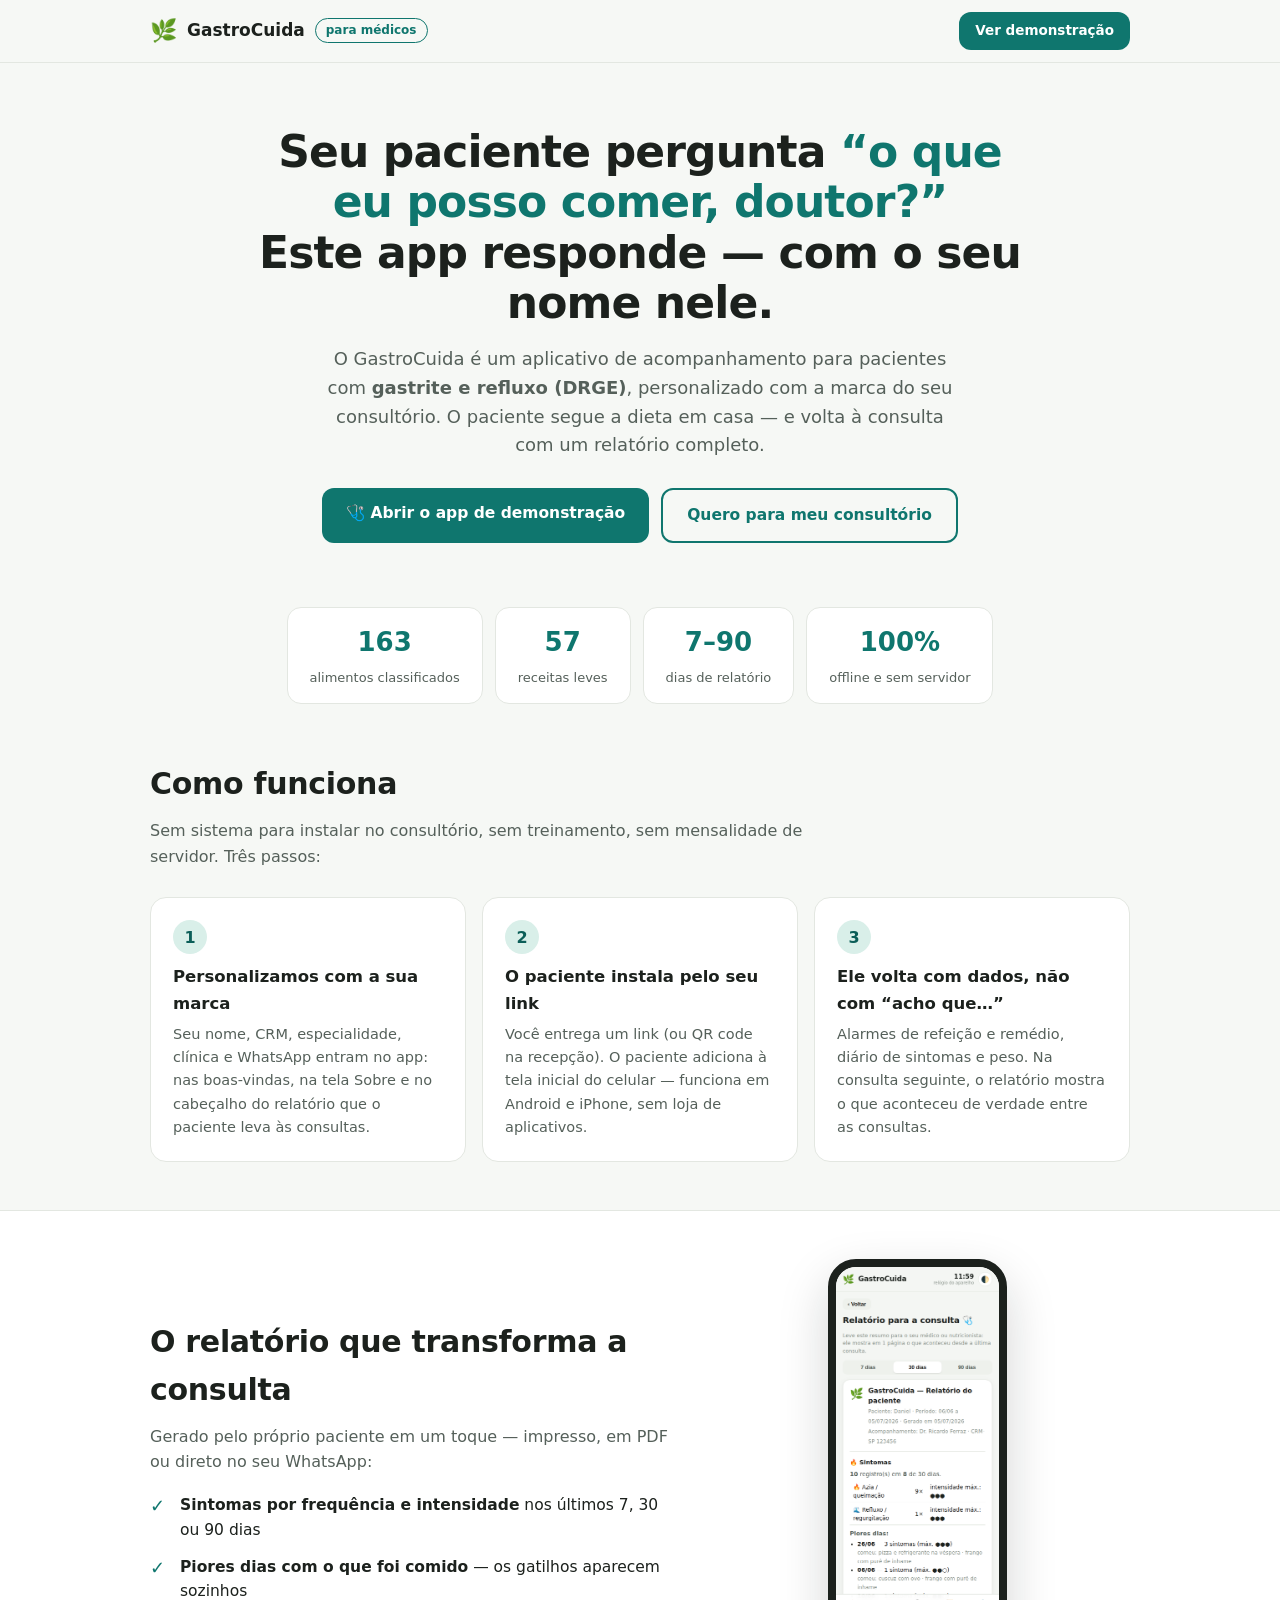
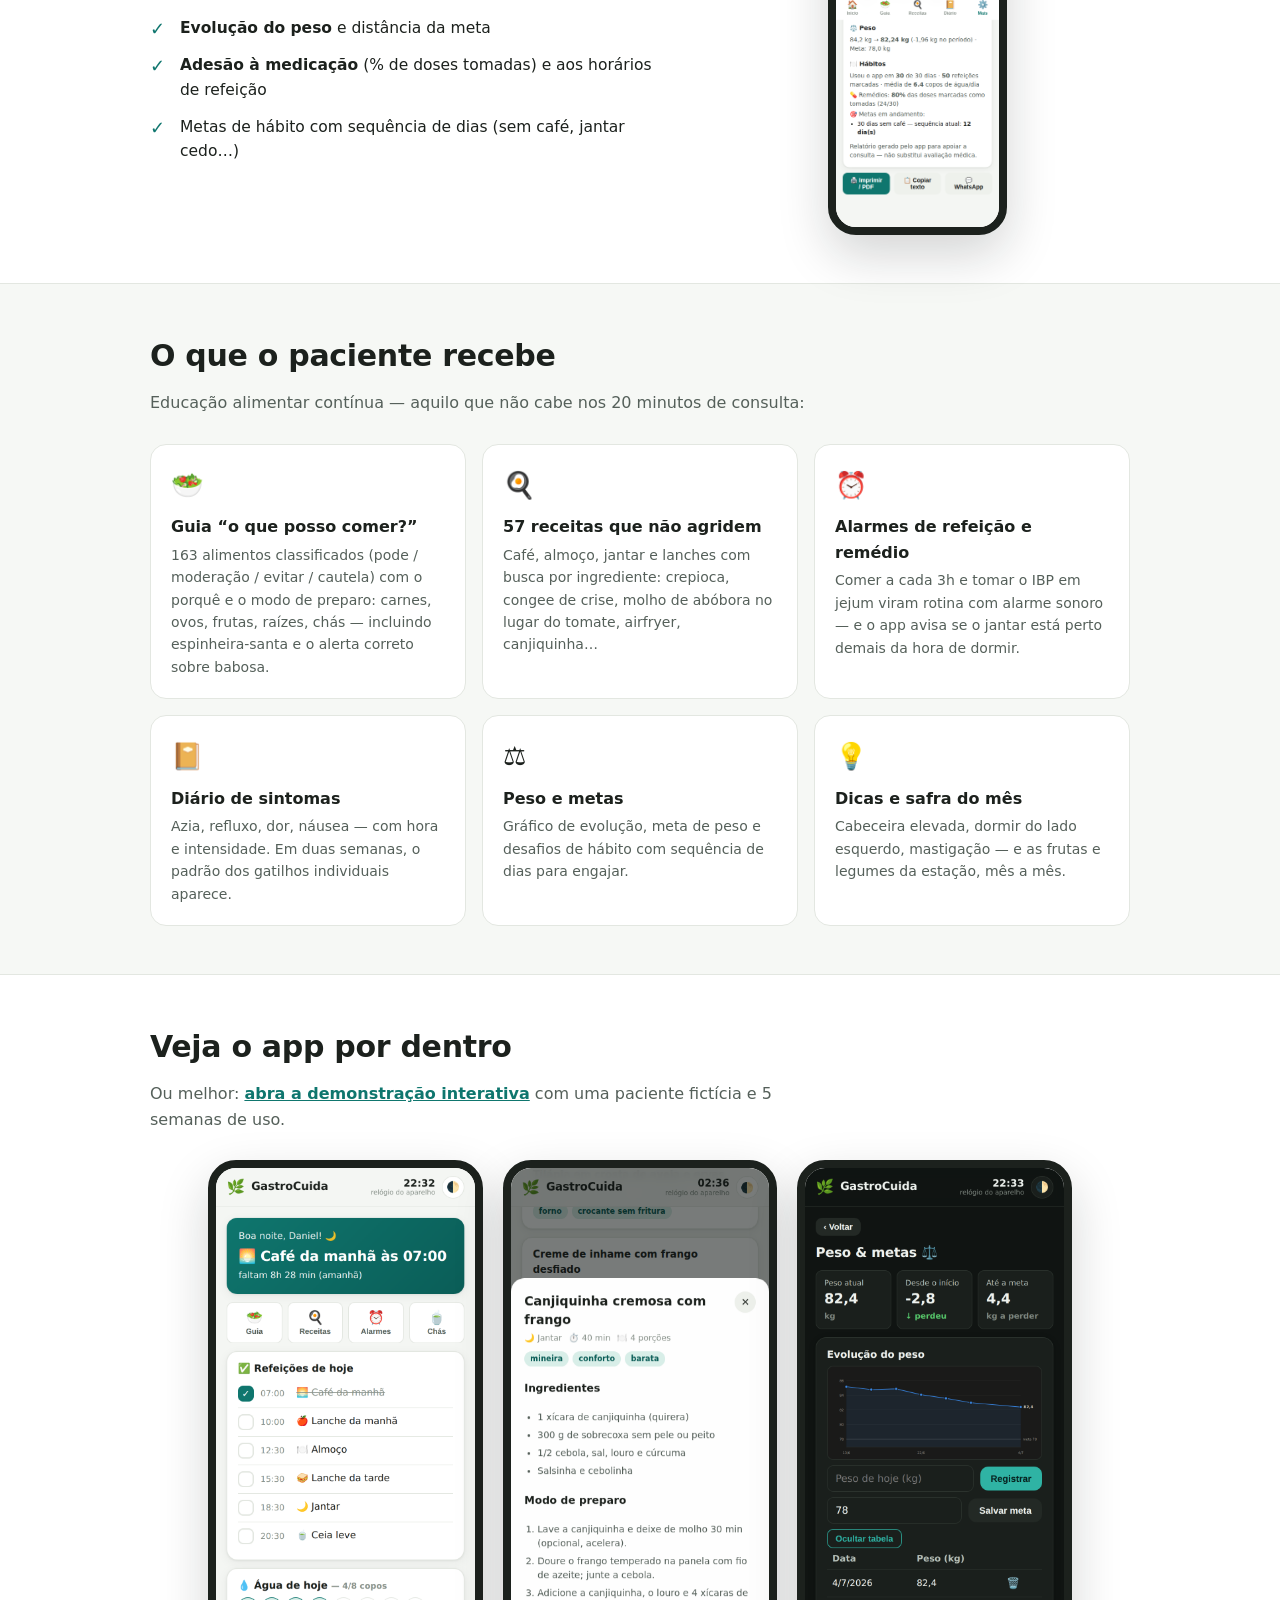
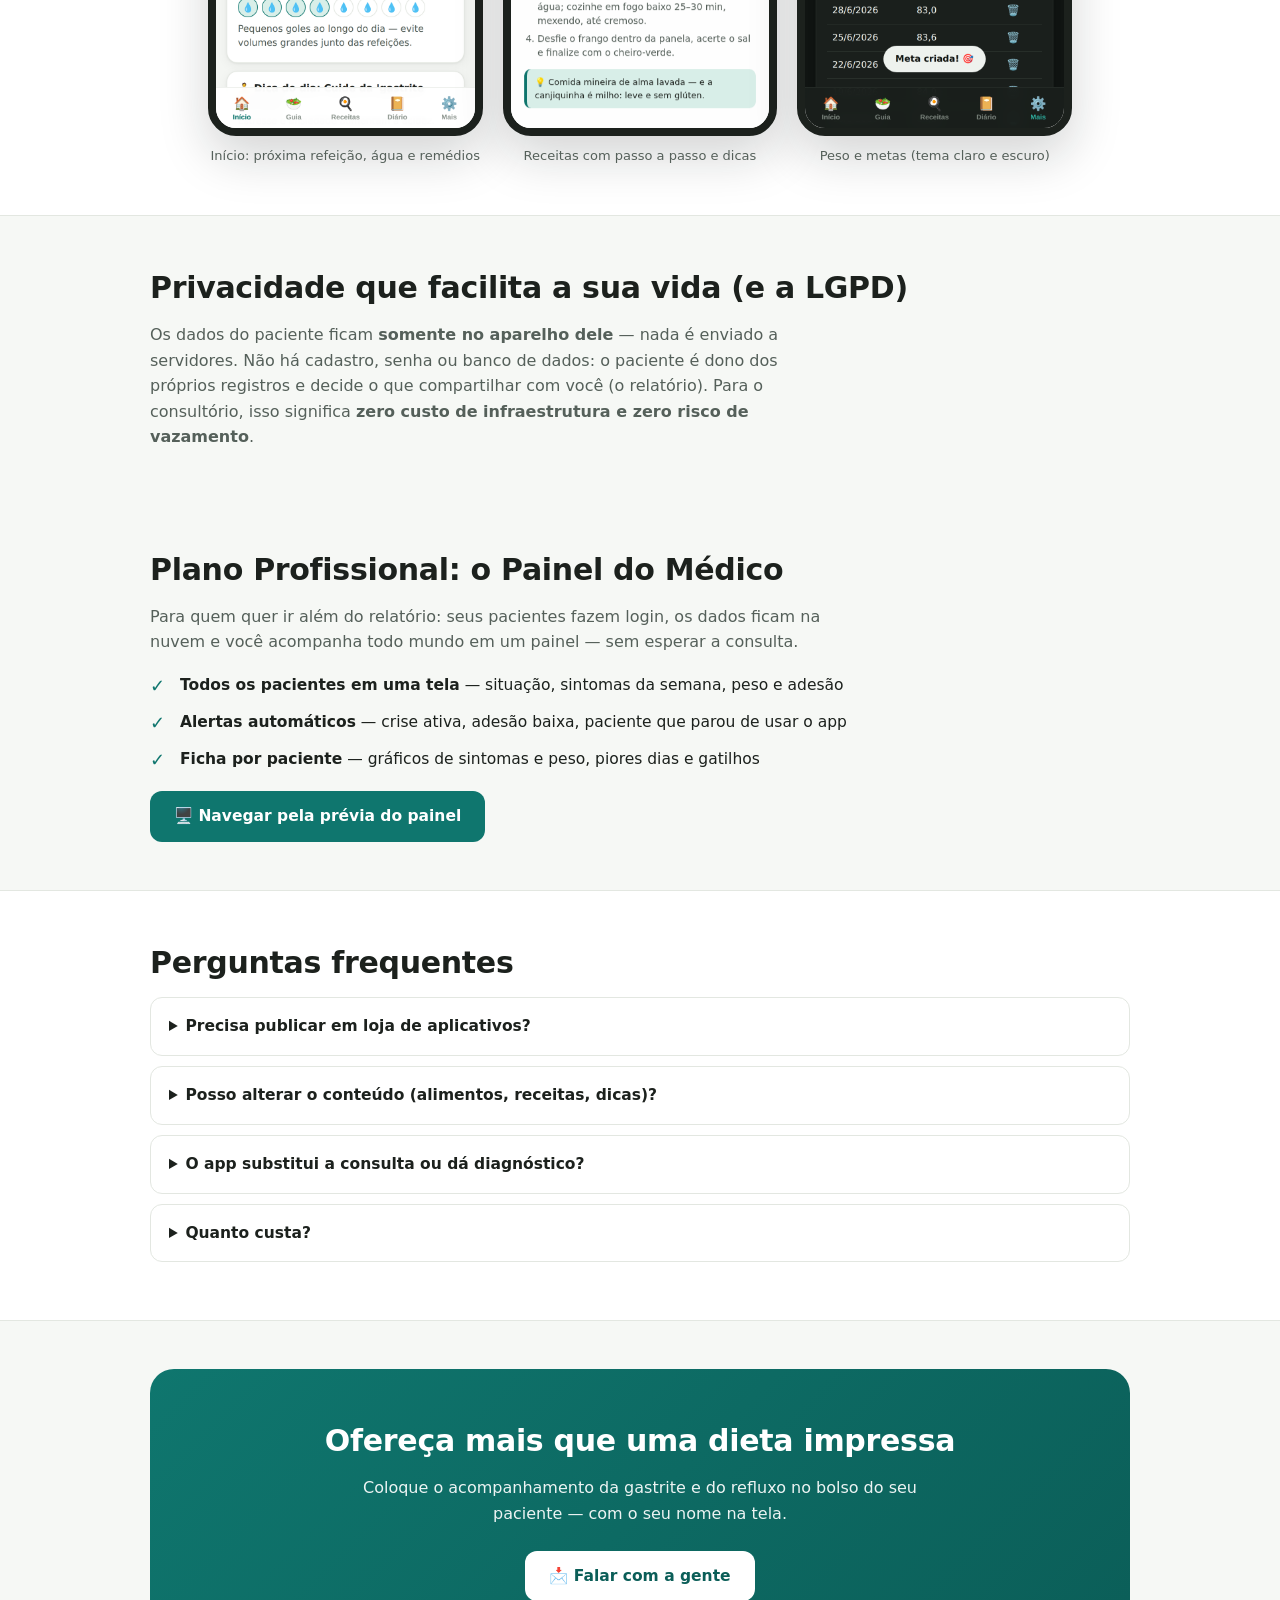
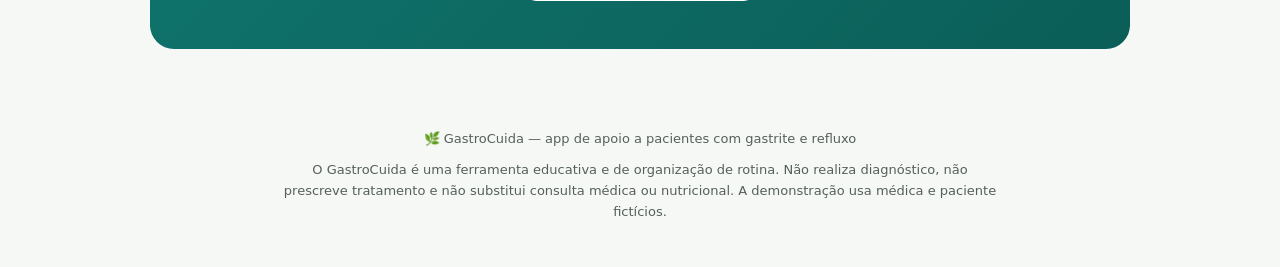
<file: medicos.html>
<!DOCTYPE html>
<html lang="pt-BR">
<head>
<meta charset="UTF-8" />
<meta name="viewport" content="width=device-width, initial-scale=1" />
<title>GastroCuida para Médicos — o app de gastrite e refluxo com o seu nome</title>
<meta name="description" content="Ofereça aos seus pacientes um app de acompanhamento de gastrite e refluxo personalizado com o seu nome: guia alimentar, receitas, alarmes, diário de sintomas e relatório para a consulta." />
<link rel="icon" href="icon.svg" type="image/svg+xml" />
<style>
  :root {
    --brand: #0f766e; --brand-2: #0b5e58; --soft: #d9efe9;
    --bg: #f6f8f5; --surface: #fff; --text: #1c211d; --text-2: #55605a; --line: #e3e7e1;
  }
  * { box-sizing: border-box; margin: 0; }
  body { font-family: system-ui, -apple-system, "Segoe UI", Roboto, sans-serif; background: var(--bg); color: var(--text); line-height: 1.6; }
  .wrap { max-width: 1020px; margin: 0 auto; padding: 0 20px; }
  header.top { position: sticky; top: 0; z-index: 10; background: rgba(246,248,245,.92); backdrop-filter: blur(8px); border-bottom: 1px solid var(--line); }
  header.top .wrap { display: flex; align-items: center; gap: 10px; padding: 12px 20px; }
  header.top b { font-size: 17px; }
  header.top .tag { font-size: 12px; color: var(--brand); font-weight: 700; border: 1px solid var(--brand); border-radius: 999px; padding: 2px 10px; }
  .btn { display: inline-block; background: var(--brand); color: #fff; text-decoration: none; font-weight: 700; padding: 13px 24px; border-radius: 12px; font-size: 15.5px; }
  .btn:hover { background: var(--brand-2); }
  .btn.ghost { background: transparent; color: var(--brand); border: 2px solid var(--brand); }
  .btn.small { padding: 8px 16px; font-size: 13.5px; margin-left: auto; }

  .hero { padding: 64px 0 36px; text-align: center; }
  .hero h1 { font-size: clamp(28px, 5vw, 44px); line-height: 1.15; letter-spacing: -.02em; max-width: 780px; margin: 0 auto 16px; }
  .hero h1 em { color: var(--brand); font-style: normal; }
  .hero p.sub { font-size: 18px; color: var(--text-2); max-width: 640px; margin: 0 auto 28px; }
  .cta-row { display: flex; gap: 12px; justify-content: center; flex-wrap: wrap; }

  .stats { display: flex; gap: 12px; justify-content: center; flex-wrap: wrap; padding: 28px 0 8px; }
  .stat { background: var(--surface); border: 1px solid var(--line); border-radius: 14px; padding: 14px 22px; text-align: center; min-width: 130px; }
  .stat b { display: block; font-size: 26px; color: var(--brand); }
  .stat span { font-size: 13px; color: var(--text-2); }

  section { padding: 48px 0; }
  section.alt { background: var(--surface); border-top: 1px solid var(--line); border-bottom: 1px solid var(--line); }
  h2 { font-size: clamp(22px, 3.6vw, 30px); letter-spacing: -.01em; margin-bottom: 10px; }
  .lead { color: var(--text-2); max-width: 680px; margin-bottom: 28px; }

  .steps { display: grid; grid-template-columns: repeat(auto-fit, minmax(240px, 1fr)); gap: 16px; }
  .step { background: var(--surface); border: 1px solid var(--line); border-radius: 16px; padding: 22px; }
  section.alt .step { background: var(--bg); }
  .step .n { display: inline-flex; width: 34px; height: 34px; border-radius: 999px; background: var(--soft); color: var(--brand-2); font-weight: 800; align-items: center; justify-content: center; margin-bottom: 10px; }
  .step h3 { font-size: 16.5px; margin-bottom: 6px; }
  .step p { font-size: 14.5px; color: var(--text-2); }

  .grid { display: grid; grid-template-columns: repeat(auto-fit, minmax(280px, 1fr)); gap: 16px; }
  .feat { background: var(--surface); border: 1px solid var(--line); border-radius: 16px; padding: 20px; }
  .feat .ic { font-size: 26px; }
  .feat h3 { font-size: 16px; margin: 8px 0 4px; }
  .feat p { font-size: 14px; color: var(--text-2); }

  .split { display: grid; grid-template-columns: 1.1fr .9fr; gap: 36px; align-items: center; }
  @media (max-width: 760px) { .split { grid-template-columns: 1fr; } }
  .phone { border-radius: 28px; border: 8px solid #1c211d; overflow: hidden; box-shadow: 0 20px 50px rgba(16,24,20,.18); background: #fff; max-width: 320px; margin: 0 auto; }
  .phone img { display: block; width: 100%; height: 560px; object-fit: cover; object-position: top; }
  .shots { display: flex; gap: 20px; justify-content: center; flex-wrap: wrap; }
  .shots figure { text-align: center; }
  .shots figcaption { font-size: 13px; color: var(--text-2); margin-top: 10px; }
  ul.check { list-style: none; padding: 0; }
  ul.check li { padding-left: 30px; position: relative; margin-bottom: 12px; font-size: 15.5px; }
  ul.check li::before { content: "✓"; position: absolute; left: 0; top: -1px; color: var(--brand); font-weight: 800; font-size: 18px; }

  details { background: var(--surface); border: 1px solid var(--line); border-radius: 12px; padding: 16px 18px; margin-bottom: 10px; }
  summary { cursor: pointer; font-weight: 700; font-size: 15.5px; }
  details p { margin-top: 10px; font-size: 14.5px; color: var(--text-2); }

  .final { text-align: center; background: linear-gradient(135deg, var(--brand), var(--brand-2)); color: #fff; border-radius: 24px; padding: 48px 28px; }
  .final h2 { color: #fff; }
  .final p { opacity: .92; max-width: 560px; margin: 8px auto 24px; }
  .final .btn { background: #fff; color: var(--brand-2); }

  footer { padding: 32px 0 44px; font-size: 13px; color: var(--text-2); text-align: center; }
  footer .disclaimer { max-width: 720px; margin: 10px auto 0; }
</style>
</head>
<body>

<header class="top">
  <div class="wrap">
    <span style="font-size:22px">🌿</span> <b>GastroCuida</b> <span class="tag">para médicos</span>
    <a class="btn small" href="demo/">Ver demonstração</a>
  </div>
</header>

<div class="wrap">
  <div class="hero">
    <h1>Seu paciente pergunta <em>“o que eu posso comer, doutor?”</em><br>Este app responde — com o seu nome nele.</h1>
    <p class="sub">O GastroCuida é um aplicativo de acompanhamento para pacientes com <b>gastrite e refluxo (DRGE)</b>, personalizado com a marca do seu consultório. O paciente segue a dieta em casa — e volta à consulta com um relatório completo.</p>
    <div class="cta-row">
      <a class="btn" href="demo/">🩺 Abrir o app de demonstração</a>
      <a class="btn ghost" href="mailto:antunes.daniell@gmail.com?subject=GastroCuida%20para%20meu%20consult%C3%B3rio">Quero para meu consultório</a>
    </div>
  </div>

  <div class="stats">
    <div class="stat"><b>163</b><span>alimentos classificados</span></div>
    <div class="stat"><b>57</b><span>receitas leves</span></div>
    <div class="stat"><b>7–90</b><span>dias de relatório</span></div>
    <div class="stat"><b>100%</b><span>offline e sem servidor</span></div>
  </div>
</div>

<section>
  <div class="wrap">
    <h2>Como funciona</h2>
    <p class="lead">Sem sistema para instalar no consultório, sem treinamento, sem mensalidade de servidor. Três passos:</p>
    <div class="steps">
      <div class="step"><span class="n">1</span><h3>Personalizamos com a sua marca</h3><p>Seu nome, CRM, especialidade, clínica e WhatsApp entram no app: nas boas-vindas, na tela Sobre e no cabeçalho do relatório que o paciente leva às consultas.</p></div>
      <div class="step"><span class="n">2</span><h3>O paciente instala pelo seu link</h3><p>Você entrega um link (ou QR code na recepção). O paciente adiciona à tela inicial do celular — funciona em Android e iPhone, sem loja de aplicativos.</p></div>
      <div class="step"><span class="n">3</span><h3>Ele volta com dados, não com “acho que…”</h3><p>Alarmes de refeição e remédio, diário de sintomas e peso. Na consulta seguinte, o relatório mostra o que aconteceu de verdade entre as consultas.</p></div>
    </div>
  </div>
</section>

<section class="alt">
  <div class="wrap split">
    <div>
      <h2>O relatório que transforma a consulta</h2>
      <p class="lead" style="margin-bottom:18px">Gerado pelo próprio paciente em um toque — impresso, em PDF ou direto no seu WhatsApp:</p>
      <ul class="check">
        <li><b>Sintomas por frequência e intensidade</b> nos últimos 7, 30 ou 90 dias</li>
        <li><b>Piores dias com o que foi comido</b> — os gatilhos aparecem sozinhos</li>
        <li><b>Evolução do peso</b> e distância da meta</li>
        <li><b>Adesão à medicação</b> (% de doses tomadas) e aos horários de refeição</li>
        <li>Metas de hábito com sequência de dias (sem café, jantar cedo…)</li>
      </ul>
    </div>
    <div class="phone"><img src="img/tela-relatorio.png" alt="Tela do relatório para a consulta no app" loading="lazy" /></div>
  </div>
</section>

<section>
  <div class="wrap">
    <h2>O que o paciente recebe</h2>
    <p class="lead">Educação alimentar contínua — aquilo que não cabe nos 20 minutos de consulta:</p>
    <div class="grid">
      <div class="feat"><span class="ic">🥗</span><h3>Guia “o que posso comer?”</h3><p>163 alimentos classificados (pode / moderação / evitar / cautela) com o porquê e o modo de preparo: carnes, ovos, frutas, raízes, chás — incluindo espinheira-santa e o alerta correto sobre babosa.</p></div>
      <div class="feat"><span class="ic">🍳</span><h3>57 receitas que não agridem</h3><p>Café, almoço, jantar e lanches com busca por ingrediente: crepioca, congee de crise, molho de abóbora no lugar do tomate, airfryer, canjiquinha…</p></div>
      <div class="feat"><span class="ic">⏰</span><h3>Alarmes de refeição e remédio</h3><p>Comer a cada 3h e tomar o IBP em jejum viram rotina com alarme sonoro — e o app avisa se o jantar está perto demais da hora de dormir.</p></div>
      <div class="feat"><span class="ic">📔</span><h3>Diário de sintomas</h3><p>Azia, refluxo, dor, náusea — com hora e intensidade. Em duas semanas, o padrão dos gatilhos individuais aparece.</p></div>
      <div class="feat"><span class="ic">⚖️</span><h3>Peso e metas</h3><p>Gráfico de evolução, meta de peso e desafios de hábito com sequência de dias para engajar.</p></div>
      <div class="feat"><span class="ic">💡</span><h3>Dicas e safra do mês</h3><p>Cabeceira elevada, dormir do lado esquerdo, mastigação — e as frutas e legumes da estação, mês a mês.</p></div>
    </div>
  </div>
</section>

<section class="alt">
  <div class="wrap">
    <h2>Veja o app por dentro</h2>
    <p class="lead">Ou melhor: <a href="demo/" style="color:var(--brand);font-weight:700">abra a demonstração interativa</a> com uma paciente fictícia e 5 semanas de uso.</p>
    <div class="shots">
      <figure><div class="phone"><img src="img/tela-inicio.png" alt="Tela inicial com alarmes e refeições" loading="lazy" /></div><figcaption>Início: próxima refeição, água e remédios</figcaption></figure>
      <figure><div class="phone"><img src="img/tela-receita.png" alt="Receita passo a passo" loading="lazy" /></div><figcaption>Receitas com passo a passo e dicas</figcaption></figure>
      <figure><div class="phone"><img src="img/tela-peso.png" alt="Gráfico de evolução do peso no tema escuro" loading="lazy" /></div><figcaption>Peso e metas (tema claro e escuro)</figcaption></figure>
    </div>
  </div>
</section>

<section>
  <div class="wrap">
    <h2>Privacidade que facilita a sua vida (e a LGPD)</h2>
    <p class="lead" style="margin-bottom:0">Os dados do paciente ficam <b>somente no aparelho dele</b> — nada é enviado a servidores. Não há cadastro, senha ou banco de dados: o paciente é dono dos próprios registros e decide o que compartilhar com você (o relatório). Para o consultório, isso significa <b>zero custo de infraestrutura e zero risco de vazamento</b>.</p>
  </div>
</section>

<section>
  <div class="wrap">
    <h2>Plano Profissional: o Painel do Médico</h2>
    <p class="lead" style="margin-bottom:18px">Para quem quer ir além do relatório: seus pacientes fazem login, os dados ficam na nuvem e você acompanha todo mundo em um painel — sem esperar a consulta.</p>
    <ul class="check">
      <li><b>Todos os pacientes em uma tela</b> — situação, sintomas da semana, peso e adesão</li>
      <li><b>Alertas automáticos</b> — crise ativa, adesão baixa, paciente que parou de usar o app</li>
      <li><b>Ficha por paciente</b> — gráficos de sintomas e peso, piores dias e gatilhos</li>
    </ul>
    <p style="margin-top:20px"><a class="btn" href="painel/">🖥️ Navegar pela prévia do painel</a></p>
  </div>
</section>

<section class="alt">
  <div class="wrap">
    <h2>Perguntas frequentes</h2>
    <details><summary>Precisa publicar em loja de aplicativos?</summary><p>Não. É um PWA (Progressive Web App): o paciente abre o seu link e adiciona à tela inicial. Funciona em Android e iPhone, inclusive offline depois da primeira visita.</p></details>
    <details><summary>Posso alterar o conteúdo (alimentos, receitas, dicas)?</summary><p>O conteúdo-base é mantido por nós e pode ser ajustado sob demanda para o seu consultório — por exemplo, incluir suas orientações padrão na tela de boas-vindas.</p></details>
    <details><summary>O app substitui a consulta ou dá diagnóstico?</summary><p>Não — e isso é proposital. Ele é uma ferramenta educativa e de organização, com aviso médico permanente. Diagnóstico e conduta continuam sendo seus.</p></details>
    <details><summary>Quanto custa?</summary><p>Licença por médico/clínica com personalização incluída. Fale com a gente para conhecer os planos.</p></details>
  </div>
</section>

<section>
  <div class="wrap">
    <div class="final">
      <h2>Ofereça mais que uma dieta impressa</h2>
      <p>Coloque o acompanhamento da gastrite e do refluxo no bolso do seu paciente — com o seu nome na tela.</p>
      <a class="btn" href="mailto:antunes.daniell@gmail.com?subject=GastroCuida%20para%20meu%20consult%C3%B3rio">📩 Falar com a gente</a>
    </div>
  </div>
</section>

<footer>
  <div class="wrap">
    🌿 GastroCuida — app de apoio a pacientes com gastrite e refluxo
    <p class="disclaimer">O GastroCuida é uma ferramenta educativa e de organização de rotina. Não realiza diagnóstico, não prescreve tratamento e não substitui consulta médica ou nutricional. A demonstração usa médica e paciente fictícios.</p>
  </div>
</footer>

</body>
</html>
</file>
<file: styles.css>
/* =========================================================
   GastroCuida — estilos
   Mobile-first · claro/escuro · design calmo
   ========================================================= */

:root {
  --bg: #f4f6f3;
  --surface: #ffffff;
  --surface-2: #eef1ec;
  --text: #1c211d;
  --text-2: #55605a;
  --muted: #8a938c;
  --line: #e3e7e1;
  --brand: #0f766e;
  --brand-strong: #0b5e58;
  --brand-soft: #d9efe9;
  --on-brand: #ffffff;

  /* status (sempre com ícone + texto, nunca só cor) */
  --ok: #0c7a1f;      --ok-bg: #e3f4e4;
  --mod: #92600a;     --mod-bg: #fcf0d8;
  --no: #b02a2a;      --no-bg: #fbe4e4;
  --care: #a34a12;    --care-bg: #fdeadd;

  /* gráfico (paleta de dados validada — modo claro) */
  --viz-surface: #fcfcfb;
  --viz-series: #2a78d6;
  --viz-grid: #e1e0d9;
  --viz-axis: #c3c2b7;
  --viz-muted: #898781;
  --viz-ink: #0b0b0b;
  --viz-ink-2: #52514e;

  --radius: 16px;
  --radius-sm: 10px;
  --shadow: 0 1px 3px rgba(16, 24, 20, .07), 0 4px 16px rgba(16, 24, 20, .05);
  --nav-h: 62px;
}

:root[data-theme="dark"] {
  --bg: #101412;
  --surface: #1a1f1c;
  --surface-2: #232925;
  --text: #eef2ee;
  --text-2: #b4beb6;
  --muted: #7d867f;
  --line: #2b322d;
  --brand: #2fb3a4;
  --brand-strong: #45c9ba;
  --brand-soft: #17332e;
  --on-brand: #06211d;

  --ok: #58c76b;      --ok-bg: #17301b;
  --mod: #e3b34f;     --mod-bg: #33290f;
  --no: #ef8080;      --no-bg: #391b1b;
  --care: #eda06a;    --care-bg: #38230f;

  /* gráfico — passos escolhidos para a superfície escura */
  --viz-surface: #1a1a19;
  --viz-series: #3987e5;
  --viz-grid: #2c2c2a;
  --viz-axis: #383835;
  --viz-muted: #898781;
  --viz-ink: #ffffff;
  --viz-ink-2: #c3c2b7;
}

@media (prefers-color-scheme: dark) {
  :root:not([data-theme]) {
    --bg: #101412; --surface: #1a1f1c; --surface-2: #232925;
    --text: #eef2ee; --text-2: #b4beb6; --muted: #7d867f; --line: #2b322d;
    --brand: #2fb3a4; --brand-strong: #45c9ba; --brand-soft: #17332e; --on-brand: #06211d;
    --ok: #58c76b; --ok-bg: #17301b; --mod: #e3b34f; --mod-bg: #33290f;
    --no: #ef8080; --no-bg: #391b1b; --care: #eda06a; --care-bg: #38230f;
    --viz-surface: #1a1a19; --viz-series: #3987e5; --viz-grid: #2c2c2a;
    --viz-axis: #383835; --viz-muted: #898781; --viz-ink: #ffffff; --viz-ink-2: #c3c2b7;
  }
}

* { box-sizing: border-box; }
html { -webkit-text-size-adjust: 100%; }
body {
  margin: 0;
  font-family: system-ui, -apple-system, "Segoe UI", Roboto, sans-serif;
  background: var(--bg);
  color: var(--text);
  line-height: 1.5;
  padding-bottom: calc(var(--nav-h) + env(safe-area-inset-bottom, 0px));
}

/* ---------- topo ---------- */
.topbar {
  position: sticky; top: 0; z-index: 30;
  display: flex; align-items: center; gap: 10px;
  padding: 12px 16px;
  background: color-mix(in srgb, var(--bg) 88%, transparent);
  backdrop-filter: blur(8px);
  border-bottom: 1px solid var(--line);
}
.topbar .logo { font-size: 22px; }
.topbar h1 { font-size: 17px; margin: 0; font-weight: 700; letter-spacing: -.01em; }
.topbar .clock {
  margin-left: auto; text-align: right; line-height: 1.15;
  font-variant-numeric: tabular-nums;
}
.topbar .clock .time { font-weight: 700; font-size: 15px; }
.topbar .clock .sync { font-size: 10px; color: var(--muted); }
.topbar .clock .sync.on { color: var(--ok); }
.theme-btn {
  border: 1px solid var(--line); background: var(--surface); color: var(--text);
  border-radius: 999px; width: 34px; height: 34px; font-size: 16px; cursor: pointer;
}

/* ---------- layout ---------- */
main { max-width: 720px; margin: 0 auto; padding: 16px; }
.view { display: none; animation: fade .18s ease; }
.view.active { display: block; }
@keyframes fade { from { opacity: 0; transform: translateY(4px); } to { opacity: 1; transform: none; } }

h2.section { font-size: 20px; margin: 6px 0 12px; letter-spacing: -.01em; }
h3.sub { font-size: 14px; text-transform: uppercase; letter-spacing: .06em; color: var(--text-2); margin: 20px 0 8px; }

.card {
  background: var(--surface); border: 1px solid var(--line);
  border-radius: var(--radius); box-shadow: var(--shadow);
  padding: 14px 16px; margin-bottom: 12px;
}
.card.flat { box-shadow: none; }
.card h4 { margin: 0 0 6px; font-size: 15px; }
.card p { margin: 4px 0; font-size: 14px; color: var(--text-2); }

.muted { color: var(--muted); font-size: 12.5px; }
.spacer { height: 8px; }

/* ---------- botões & campos ---------- */
.btn {
  display: inline-flex; align-items: center; justify-content: center; gap: 6px;
  background: var(--brand); color: var(--on-brand);
  border: none; border-radius: 12px; padding: 10px 16px;
  font-size: 14px; font-weight: 600; cursor: pointer;
}
.btn:active { transform: scale(.97); }
.btn.ghost { background: transparent; color: var(--brand); border: 1px solid var(--brand); }
.btn.subtle { background: var(--surface-2); color: var(--text); }
.btn.danger { background: transparent; color: var(--no); border: 1px solid var(--no); }
.btn.small { padding: 6px 12px; font-size: 13px; border-radius: 10px; }
.btn.block { width: 100%; }

input, select, textarea {
  width: 100%; padding: 10px 12px; font-size: 15px;
  background: var(--surface); color: var(--text);
  border: 1px solid var(--line); border-radius: var(--radius-sm);
  font-family: inherit;
}
input:focus, select:focus, textarea:focus { outline: 2px solid var(--brand); outline-offset: 0; border-color: transparent; }
label.field { display: block; font-size: 13px; color: var(--text-2); margin-bottom: 10px; }
label.field span { display: block; margin-bottom: 4px; font-weight: 600; }
.row { display: flex; gap: 10px; align-items: center; }
.row > * { flex: 1; }
.row .fit { flex: 0 0 auto; }

/* ---------- chips ---------- */
.chips { display: flex; gap: 8px; overflow-x: auto; padding: 2px 0 10px; scrollbar-width: none; }
.chips::-webkit-scrollbar { display: none; }
.chip {
  flex: 0 0 auto; padding: 7px 14px; border-radius: 999px;
  border: 1px solid var(--line); background: var(--surface);
  color: var(--text-2); font-size: 13px; font-weight: 600; cursor: pointer; white-space: nowrap;
}
.chip.active { background: var(--brand); border-color: var(--brand); color: var(--on-brand); }

/* ---------- status ---------- */
.status {
  display: inline-flex; align-items: center; gap: 4px;
  font-size: 12px; font-weight: 700; border-radius: 999px; padding: 3px 10px;
}
.status.ok   { color: var(--ok);   background: var(--ok-bg); }
.status.mod  { color: var(--mod);  background: var(--mod-bg); }
.status.no   { color: var(--no);   background: var(--no-bg); }
.status.care { color: var(--care); background: var(--care-bg); }

.food-item { display: flex; gap: 10px; align-items: flex-start; padding: 12px 0; border-bottom: 1px solid var(--line); }
.food-item:last-child { border-bottom: none; }
.food-item .name { font-weight: 600; font-size: 14.5px; }
.food-item .note { font-size: 13px; color: var(--text-2); margin-top: 2px; }
.food-item .status { margin-left: auto; flex: 0 0 auto; }
.food-head { display: flex; align-items: center; gap: 8px; margin: 18px 0 4px; }
.food-head h3 { margin: 0; font-size: 16px; }

/* ---------- receitas ---------- */
.recipe-grid { display: grid; grid-template-columns: 1fr; gap: 12px; }
@media (min-width: 560px) { .recipe-grid { grid-template-columns: 1fr 1fr; } }
.recipe-card {
  background: var(--surface); border: 1px solid var(--line); border-radius: var(--radius);
  padding: 14px 16px; cursor: pointer; box-shadow: var(--shadow);
}
.recipe-card:hover { border-color: var(--brand); }
.recipe-card h4 { margin: 0 0 6px; font-size: 15px; }
.recipe-meta { display: flex; gap: 10px; font-size: 12.5px; color: var(--muted); flex-wrap: wrap; }
.tags { display: flex; flex-wrap: wrap; gap: 6px; margin-top: 8px; }
.tag { font-size: 11.5px; background: var(--brand-soft); color: var(--brand-strong); border-radius: 999px; padding: 3px 9px; font-weight: 600; }
:root[data-theme="dark"] .tag { color: var(--brand); }

/* ---------- modal ---------- */
.modal-backdrop {
  position: fixed; inset: 0; z-index: 50; background: rgba(10, 14, 12, .55);
  display: none; align-items: flex-end; justify-content: center;
}
.modal-backdrop.open { display: flex; }
.modal {
  background: var(--surface); width: 100%; max-width: 640px;
  border-radius: 20px 20px 0 0; max-height: 88vh; overflow-y: auto;
  padding: 20px 20px calc(20px + env(safe-area-inset-bottom, 0px));
  animation: slideUp .22s ease;
}
@media (min-width: 660px) { .modal-backdrop { align-items: center; } .modal { border-radius: 20px; } }
@keyframes slideUp { from { transform: translateY(30px); opacity: .6; } to { transform: none; opacity: 1; } }
.modal h3 { margin: 0 0 4px; font-size: 19px; }
.modal .close { float: right; border: none; background: var(--surface-2); color: var(--text); border-radius: 999px; width: 32px; height: 32px; font-size: 15px; cursor: pointer; }
.modal ul, .modal ol { padding-left: 20px; font-size: 14px; color: var(--text-2); }
.modal li { margin-bottom: 6px; }

/* ---------- início ---------- */
.hero {
  background: linear-gradient(135deg, var(--brand) 0%, var(--brand-strong) 100%);
  color: #fff; border-radius: var(--radius); padding: 18px;
  margin-bottom: 12px; box-shadow: var(--shadow);
}
:root[data-theme="dark"] .hero { color: #06211d; }
.hero .hello { font-size: 14px; opacity: .9; }
.hero .next-meal { font-size: 21px; font-weight: 700; margin: 4px 0 2px; letter-spacing: -.01em; }
.hero .countdown { font-size: 13.5px; opacity: .92; font-variant-numeric: tabular-nums; }

.quick-grid { display: grid; grid-template-columns: repeat(4, 1fr); gap: 8px; margin-bottom: 12px; }
.quick {
  background: var(--surface); border: 1px solid var(--line); border-radius: var(--radius-sm);
  padding: 10px 4px; text-align: center; cursor: pointer; font-size: 11.5px; color: var(--text-2); font-weight: 600;
}
.quick .qi { display: block; font-size: 20px; margin-bottom: 3px; }

.check-row { display: flex; align-items: center; gap: 10px; padding: 9px 0; border-bottom: 1px solid var(--line); }
.check-row:last-child { border-bottom: none; }
.check-row .t { font-variant-numeric: tabular-nums; color: var(--muted); font-size: 12.5px; flex: 0 0 44px; }
.check-row .n { font-size: 14.5px; flex: 1; }
.check-row.done .n { text-decoration: line-through; color: var(--muted); }
.checkbox {
  width: 24px; height: 24px; border-radius: 8px; border: 2px solid var(--line);
  background: var(--surface); cursor: pointer; flex: 0 0 auto;
  display: inline-flex; align-items: center; justify-content: center; font-size: 14px; color: transparent;
}
.checkbox.on { background: var(--brand); border-color: var(--brand); color: var(--on-brand); }

.water-dots { display: flex; gap: 6px; flex-wrap: wrap; }
.wdot {
  width: 30px; height: 30px; border-radius: 999px; border: 1.5px solid var(--line);
  background: var(--surface); cursor: pointer; font-size: 14px;
  display: inline-flex; align-items: center; justify-content: center;
}
.wdot.on { background: var(--brand-soft); border-color: var(--brand); }

/* ---------- diário ---------- */
.day-nav { display: flex; align-items: center; gap: 8px; margin-bottom: 12px; }
.day-nav .date { flex: 1; text-align: center; font-weight: 700; font-size: 15px; }
.sym-row { display: flex; align-items: center; gap: 8px; padding: 8px 0; border-bottom: 1px solid var(--line); font-size: 14px; }
.sym-row:last-child { border-bottom: none; }
.sym-row .when { color: var(--muted); font-size: 12.5px; font-variant-numeric: tabular-nums; flex: 0 0 44px; }
.intensity { display: inline-flex; gap: 3px; margin-left: auto; }
.intensity i { width: 8px; height: 8px; border-radius: 99px; background: var(--line); }
.intensity i.on { background: var(--no); }
.seg { display: flex; background: var(--surface-2); border-radius: 10px; padding: 3px; gap: 3px; }
.seg button { flex: 1; border: none; background: transparent; color: var(--text-2); padding: 7px 4px; border-radius: 8px; font-size: 12.5px; font-weight: 600; cursor: pointer; }
.seg button.active { background: var(--surface); color: var(--text); box-shadow: 0 1px 2px rgba(0,0,0,.12); }

/* ---------- rotina / listas editáveis ---------- */
.edit-row { display: flex; align-items: center; gap: 8px; padding: 10px 0; border-bottom: 1px solid var(--line); }
.edit-row:last-child { border-bottom: none; }
.edit-row input[type="time"] { flex: 0 0 100px; }
.edit-row .grow { flex: 1; }
.icon-btn { border: none; background: transparent; font-size: 16px; cursor: pointer; color: var(--muted); padding: 4px; }
.switch { position: relative; width: 42px; height: 24px; flex: 0 0 auto; cursor: pointer; }
.switch input { display: none; }
.switch .sl { position: absolute; inset: 0; border-radius: 999px; background: var(--line); transition: .15s; }
.switch .sl::after { content: ""; position: absolute; top: 3px; left: 3px; width: 18px; height: 18px; border-radius: 999px; background: #fff; transition: .15s; box-shadow: 0 1px 2px rgba(0,0,0,.25); }
.switch input:checked + .sl { background: var(--brand); }
.switch input:checked + .sl::after { transform: translateX(18px); }

/* ---------- peso / gráfico ---------- */
.stat-tiles { display: grid; grid-template-columns: repeat(3, 1fr); gap: 8px; margin-bottom: 12px; }
.stat-tile { background: var(--surface); border: 1px solid var(--line); border-radius: var(--radius-sm); padding: 10px 12px; }
.stat-tile .lb { font-size: 11.5px; color: var(--text-2); }
.stat-tile .vl { font-size: 21px; font-weight: 650; letter-spacing: -.01em; }
.stat-tile .dl { font-size: 12px; font-weight: 600; }
.dl.down { color: var(--ok); } .dl.up { color: var(--no); } .dl.flat { color: var(--muted); }

.viz-root { background: var(--viz-surface); border: 1px solid var(--line); border-radius: var(--radius-sm); padding: 10px 6px 4px; position: relative; }
.viz-root svg { display: block; width: 100%; height: auto; }
.viz-tooltip {
  position: absolute; pointer-events: none; z-index: 5; display: none;
  background: var(--surface); border: 1px solid var(--line); border-radius: 8px;
  box-shadow: var(--shadow); padding: 6px 10px; font-size: 12.5px; white-space: nowrap;
}
.viz-tooltip b { font-variant-numeric: tabular-nums; }
.data-table { width: 100%; border-collapse: collapse; font-size: 13.5px; }
.data-table th { text-align: left; color: var(--text-2); font-weight: 600; padding: 6px 8px; border-bottom: 1px solid var(--line); }
.data-table td { padding: 6px 8px; border-bottom: 1px solid var(--line); font-variant-numeric: tabular-nums; }

.goal-row { padding: 10px 0; border-bottom: 1px solid var(--line); }
.goal-row:last-child { border-bottom: none; }
.streak { font-size: 12.5px; color: var(--brand); font-weight: 700; }

/* ---------- avisos ---------- */
.notice { border-left: 4px solid var(--mod); background: var(--mod-bg); color: var(--text); border-radius: 10px; padding: 10px 12px; font-size: 13px; margin: 10px 0; }
.notice.info { border-color: var(--brand); background: var(--brand-soft); }
.notice.danger { border-color: var(--no); background: var(--no-bg); }

/* ---------- toast ---------- */
#toast {
  position: fixed; left: 50%; transform: translateX(-50%);
  bottom: calc(var(--nav-h) + 18px); z-index: 90;
  background: var(--text); color: var(--bg);
  border-radius: 999px; padding: 10px 18px; font-size: 13.5px; font-weight: 600;
  opacity: 0; pointer-events: none; transition: opacity .2s, transform .2s;
  max-width: 90vw; text-align: center;
}
#toast.show { opacity: 1; transform: translateX(-50%) translateY(-4px); }

/* ---------- alarme tocando ---------- */
#alarm-banner {
  position: fixed; inset: 0; z-index: 100; display: none;
  align-items: center; justify-content: center; flex-direction: column; gap: 14px;
  background: color-mix(in srgb, var(--brand) 92%, black);
  color: #fff; text-align: center; padding: 24px;
}
#alarm-banner.on { display: flex; }
#alarm-banner .big { font-size: 52px; animation: ring 1s infinite; }
#alarm-banner h2 { margin: 0; font-size: 24px; }
#alarm-banner p { margin: 0; opacity: .9; }
@keyframes ring { 0%,100% { transform: rotate(0); } 20% { transform: rotate(12deg); } 40% { transform: rotate(-10deg); } 60% { transform: rotate(6deg); } 80% { transform: rotate(-4deg); } }

/* ---------- navegação ---------- */
nav.bottom {
  position: fixed; bottom: 0; left: 0; right: 0; z-index: 40;
  display: flex; justify-content: space-around;
  background: color-mix(in srgb, var(--surface) 94%, transparent);
  backdrop-filter: blur(10px);
  border-top: 1px solid var(--line);
  padding-bottom: env(safe-area-inset-bottom, 0px);
  height: calc(var(--nav-h) + env(safe-area-inset-bottom, 0px));
}
nav.bottom button {
  flex: 1; border: none; background: transparent; cursor: pointer;
  display: flex; flex-direction: column; align-items: center; justify-content: center; gap: 2px;
  font-size: 10.5px; font-weight: 600; color: var(--muted); height: var(--nav-h);
}
nav.bottom button .ni { font-size: 20px; }
nav.bottom button.active { color: var(--brand); }

/* ---------- onboarding ---------- */
.onb-logo { font-size: 44px; text-align: center; }
.onb h3 { text-align: center; }

/* ---------- relatório para a consulta ---------- */
.report-head { display: flex; gap: 12px; align-items: flex-start; padding-bottom: 12px; border-bottom: 1px solid var(--line); margin-bottom: 12px; }
.report-card h4 { margin: 16px 0 6px; font-size: 14.5px; }
.report-card table td { font-variant-numeric: tabular-nums; }

/* ---------- impressão ---------- */
@media print {
  .topbar, nav.bottom, .no-print, #toast, #alarm-banner, .modal-backdrop { display: none !important; }
  body { padding: 0; background: #fff; color: #000; }
  main { max-width: none; padding: 0; }
  .card, .report-card { box-shadow: none; border: 1px solid #bbb; break-inside: avoid; }
  .view { display: none !important; }
  .view.active { display: block !important; }
}
</file>
